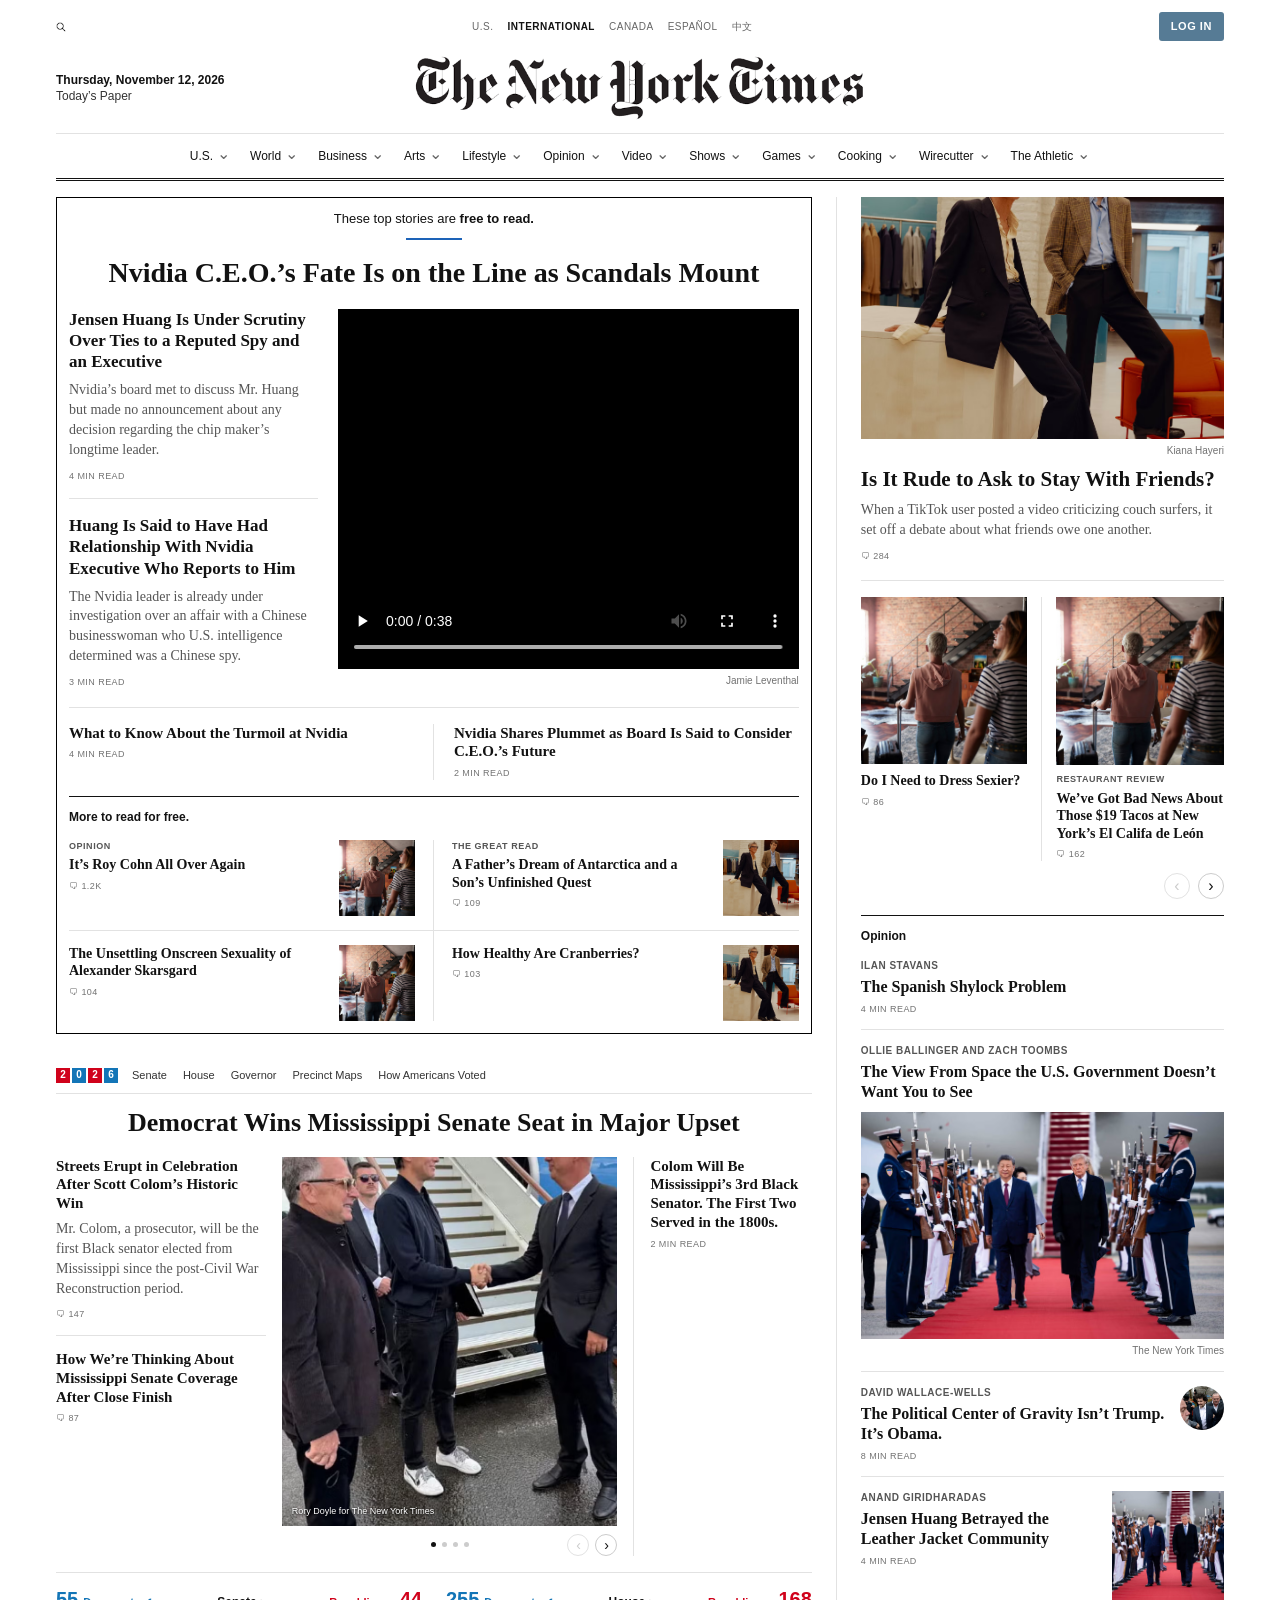
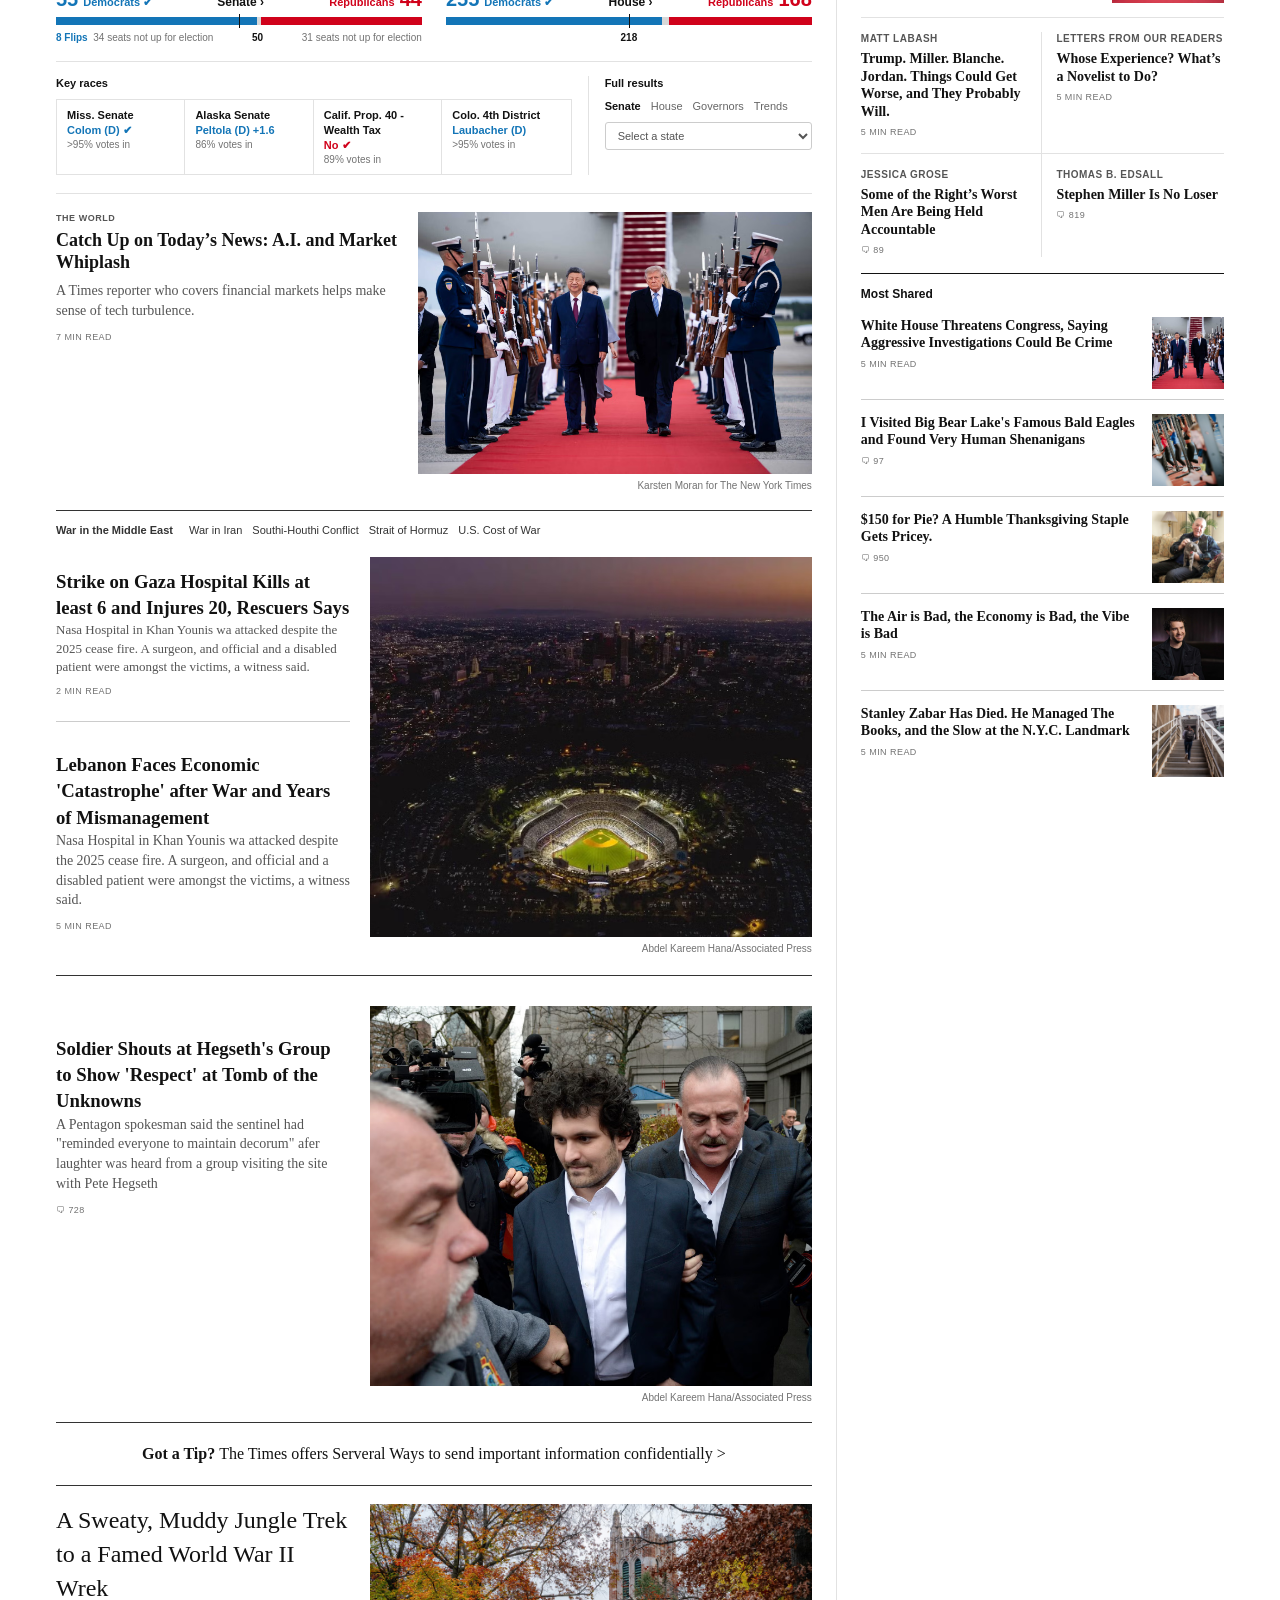
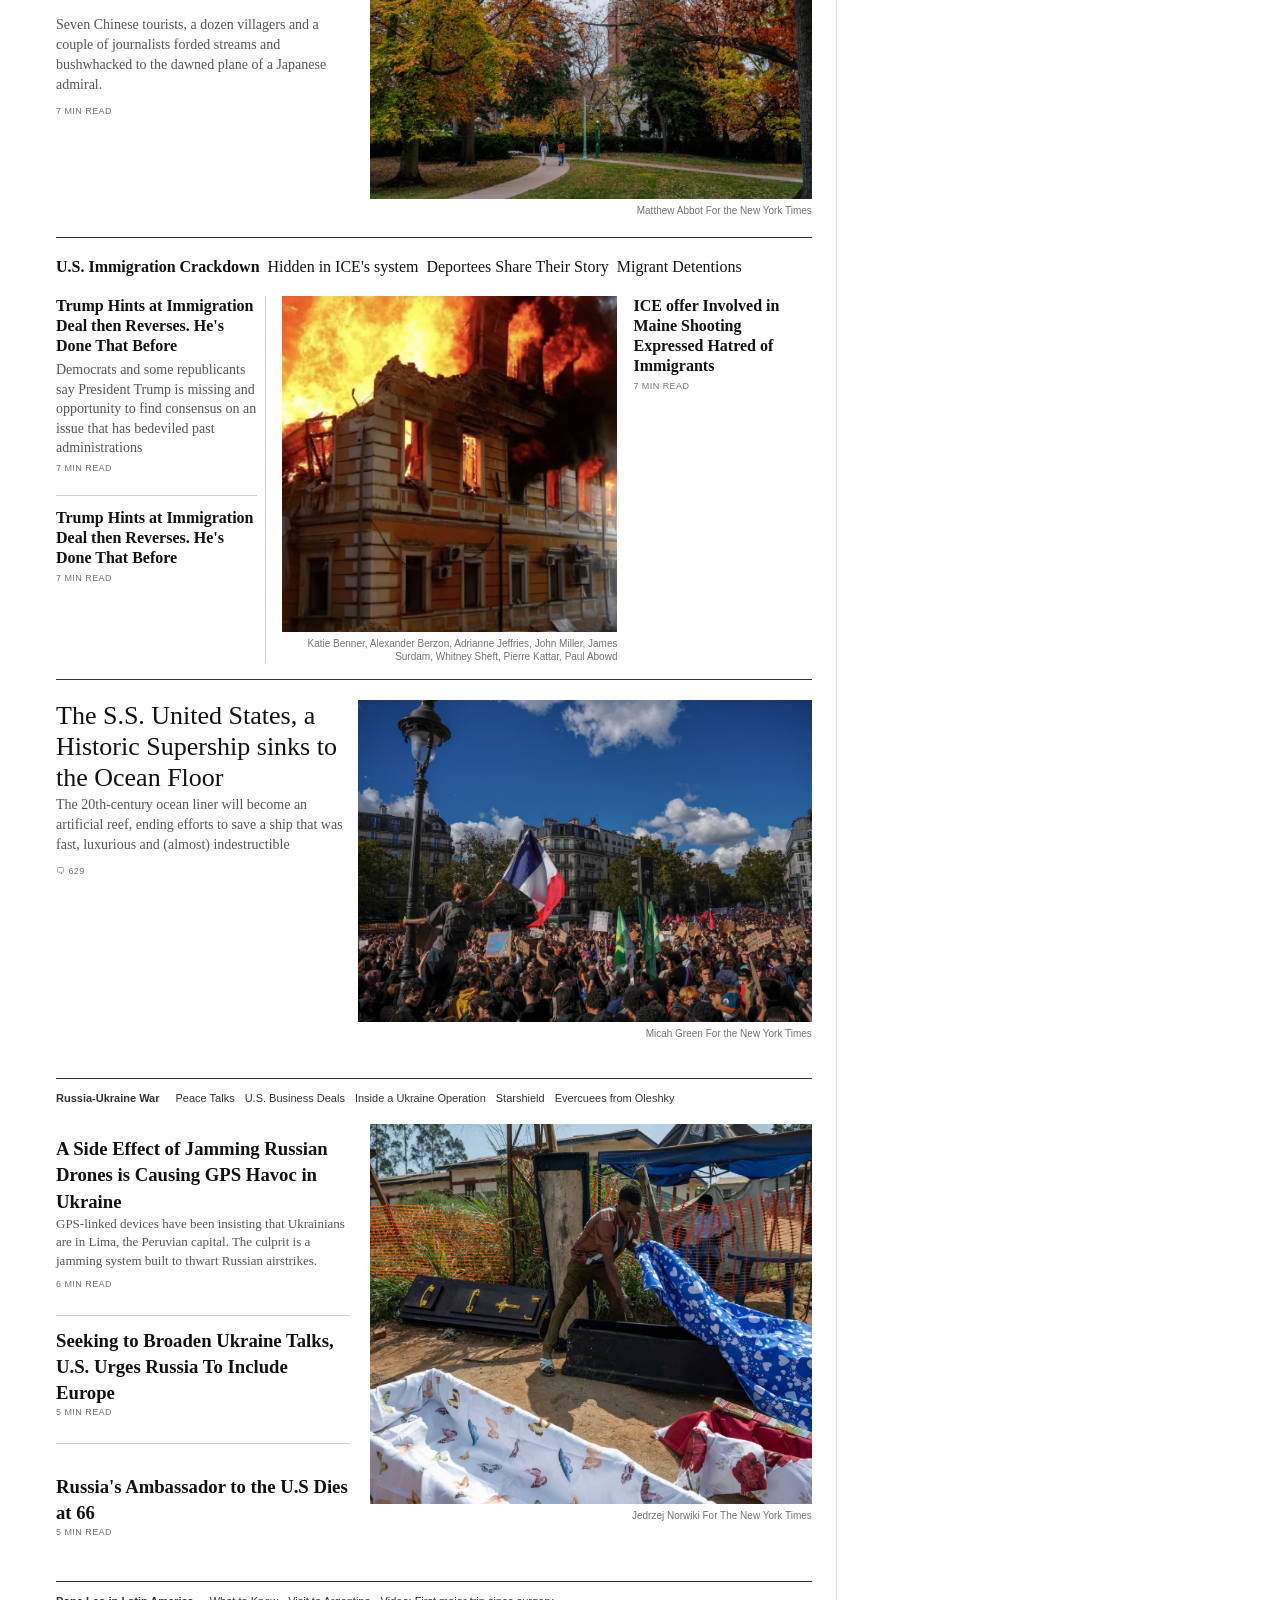
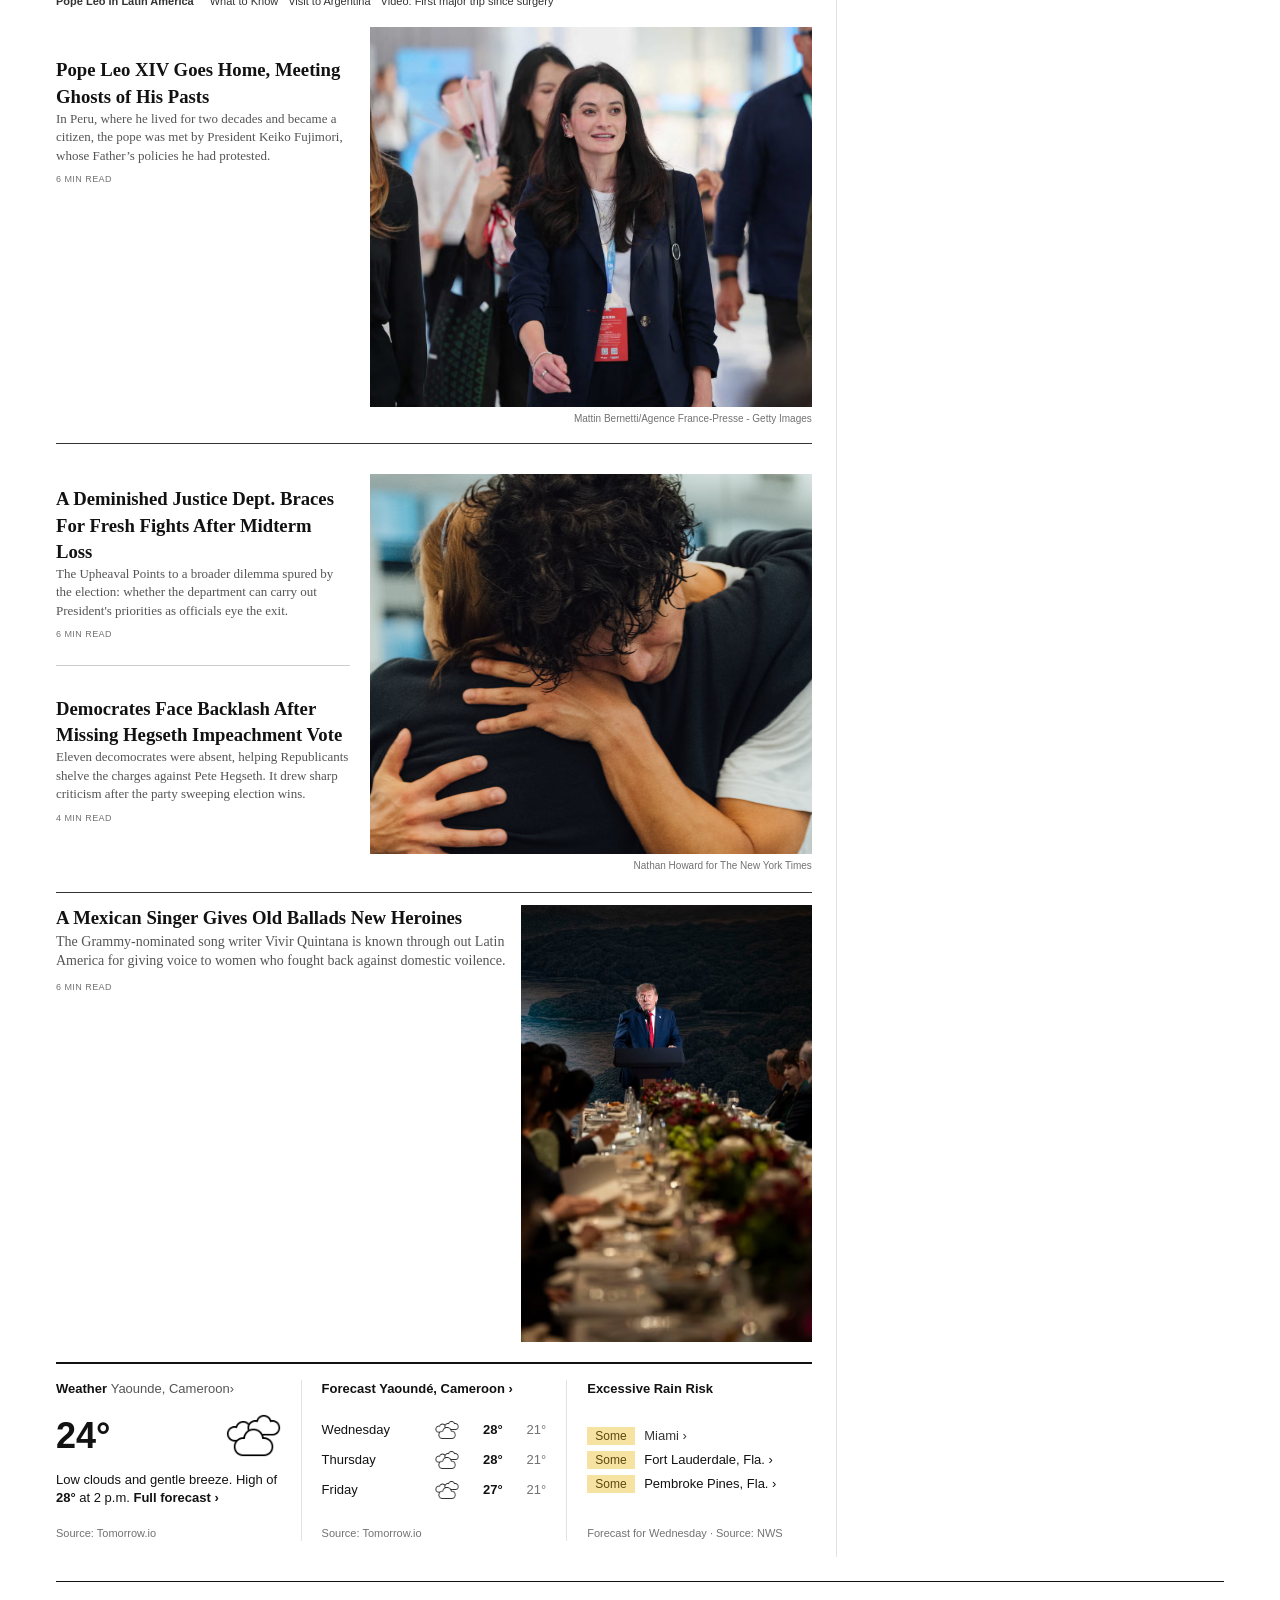
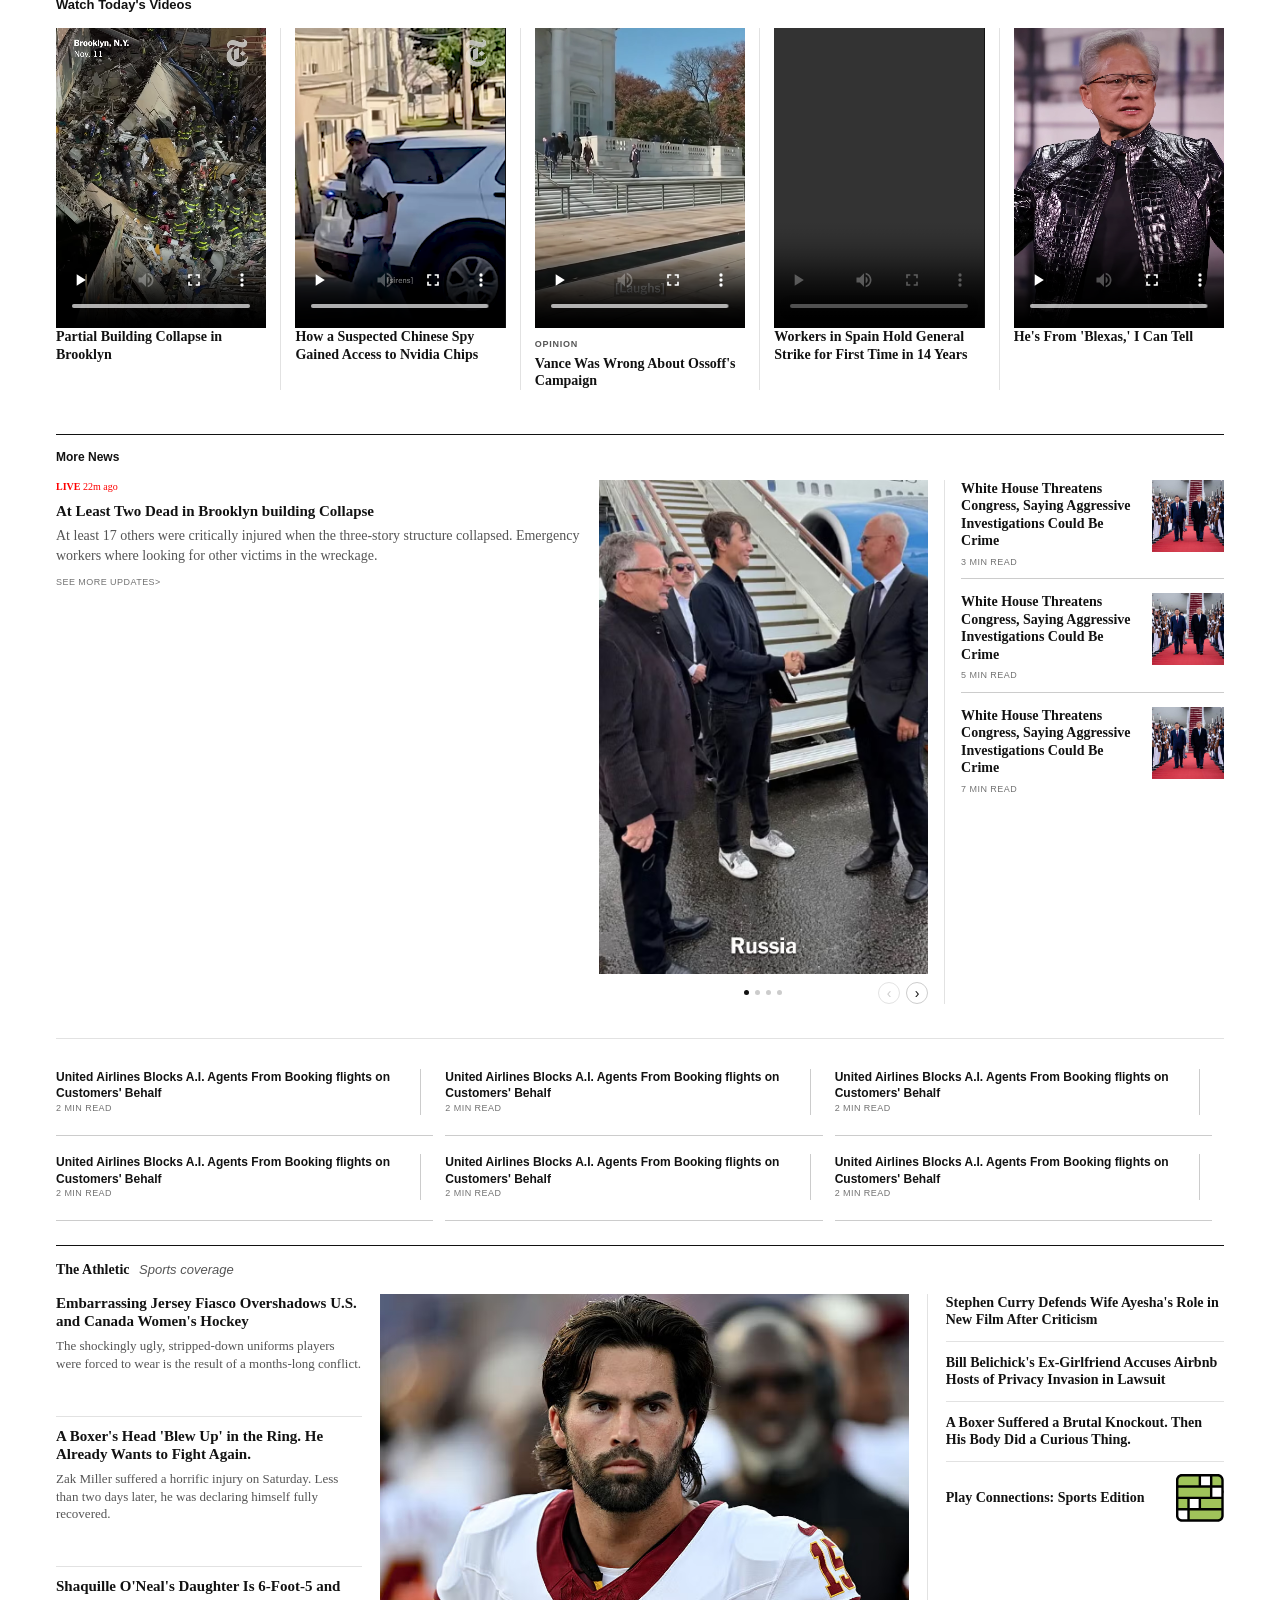
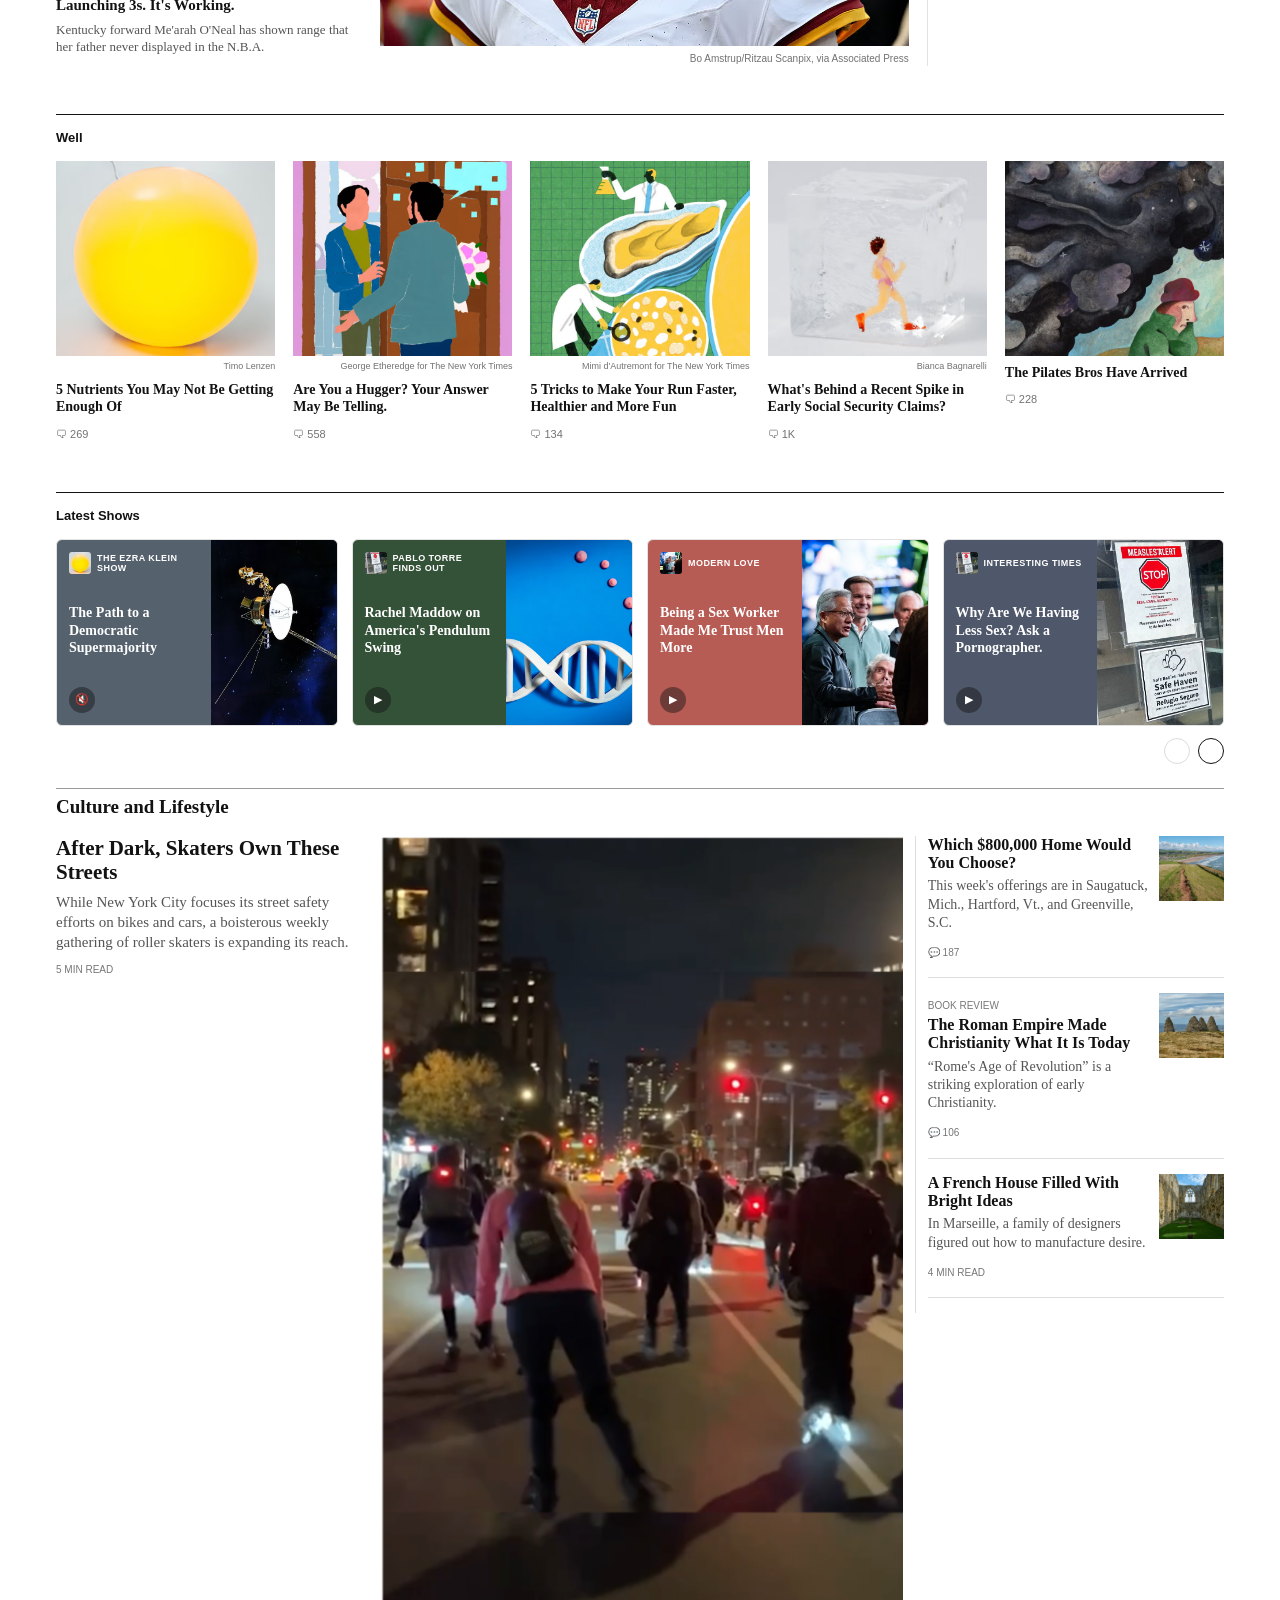
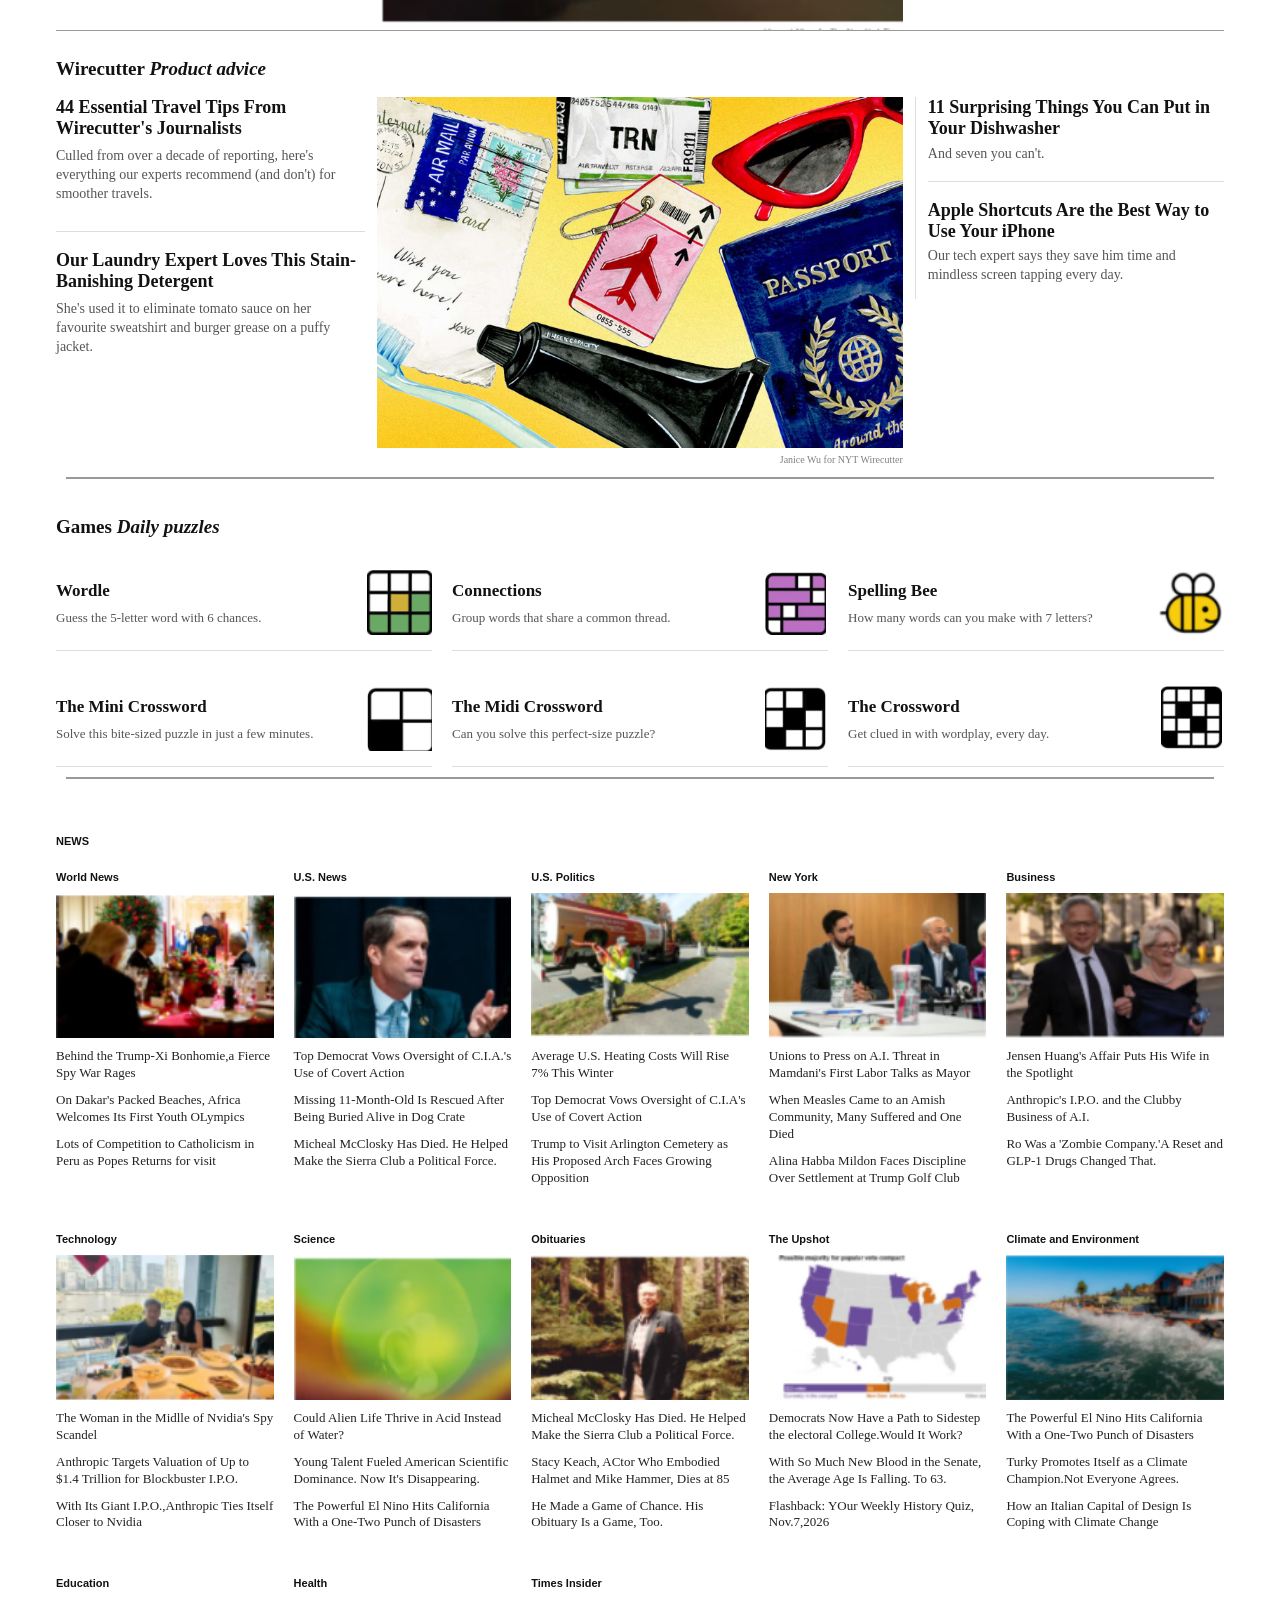
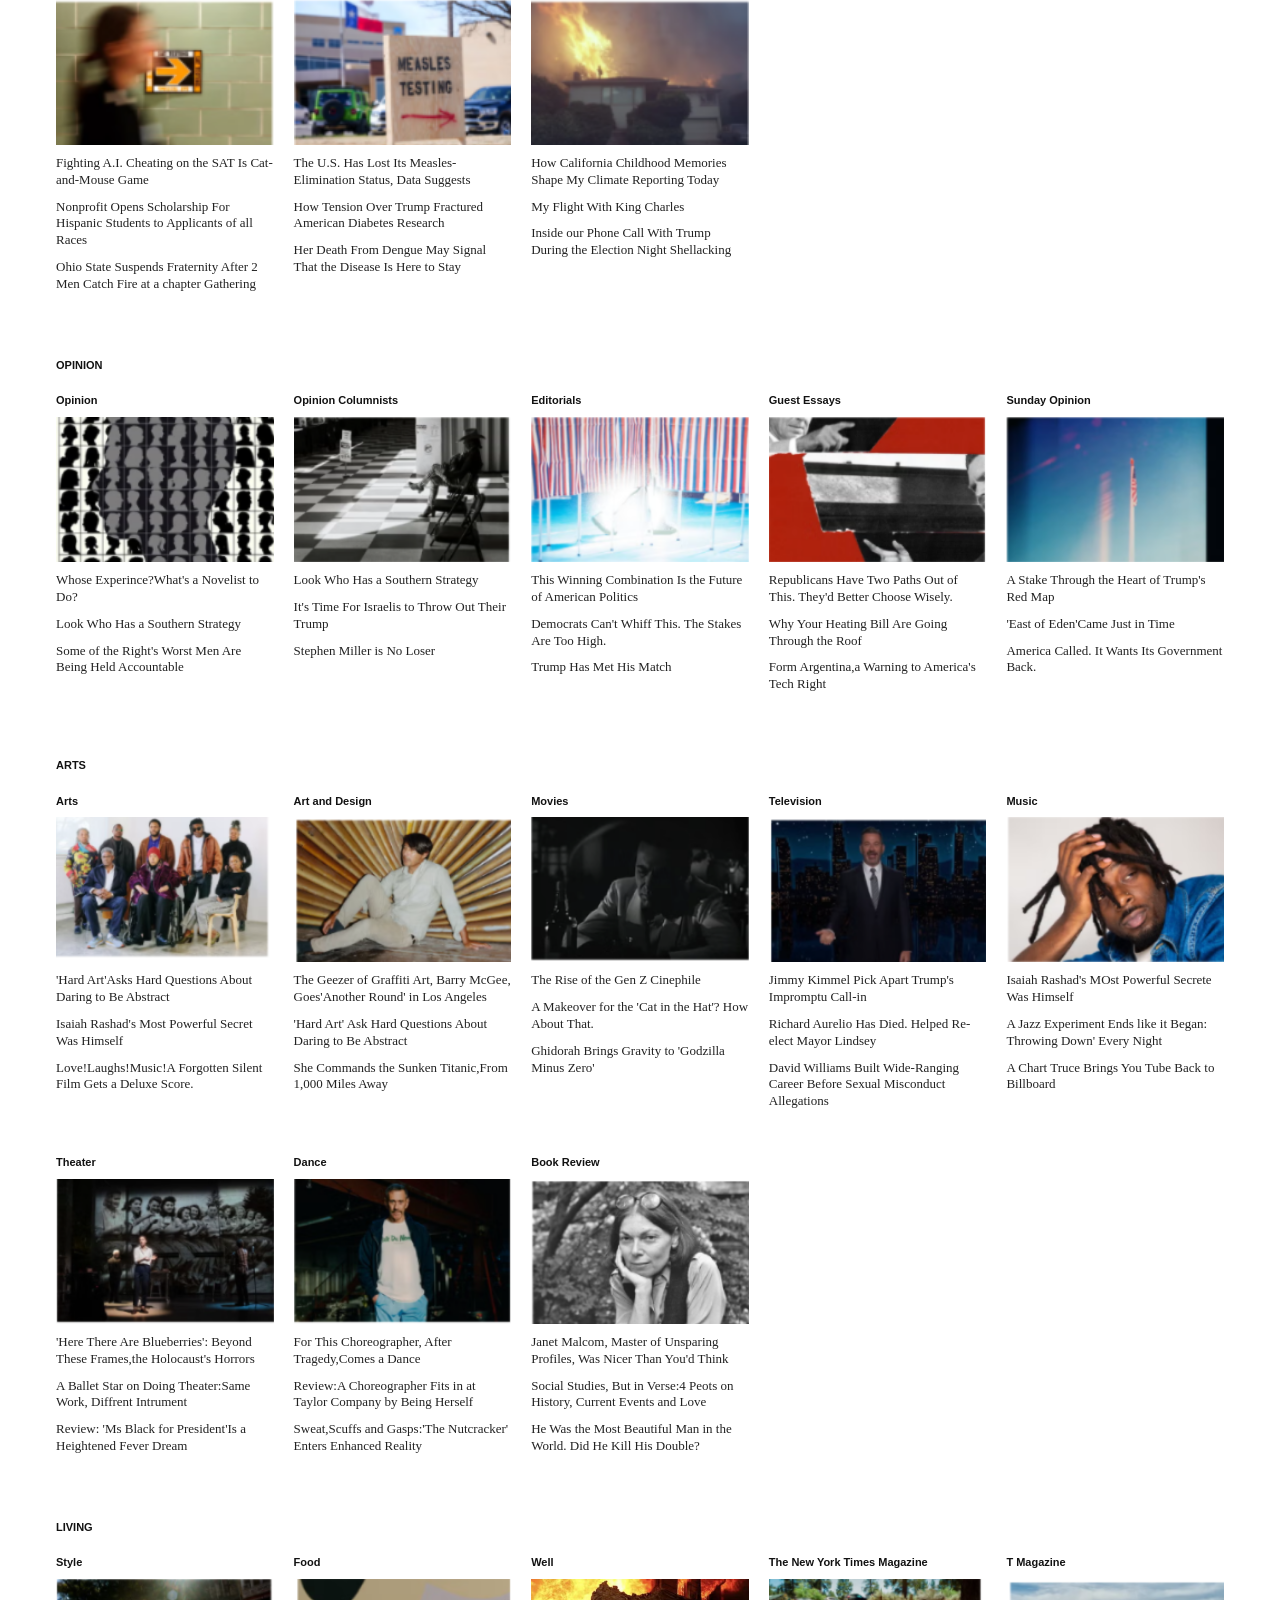
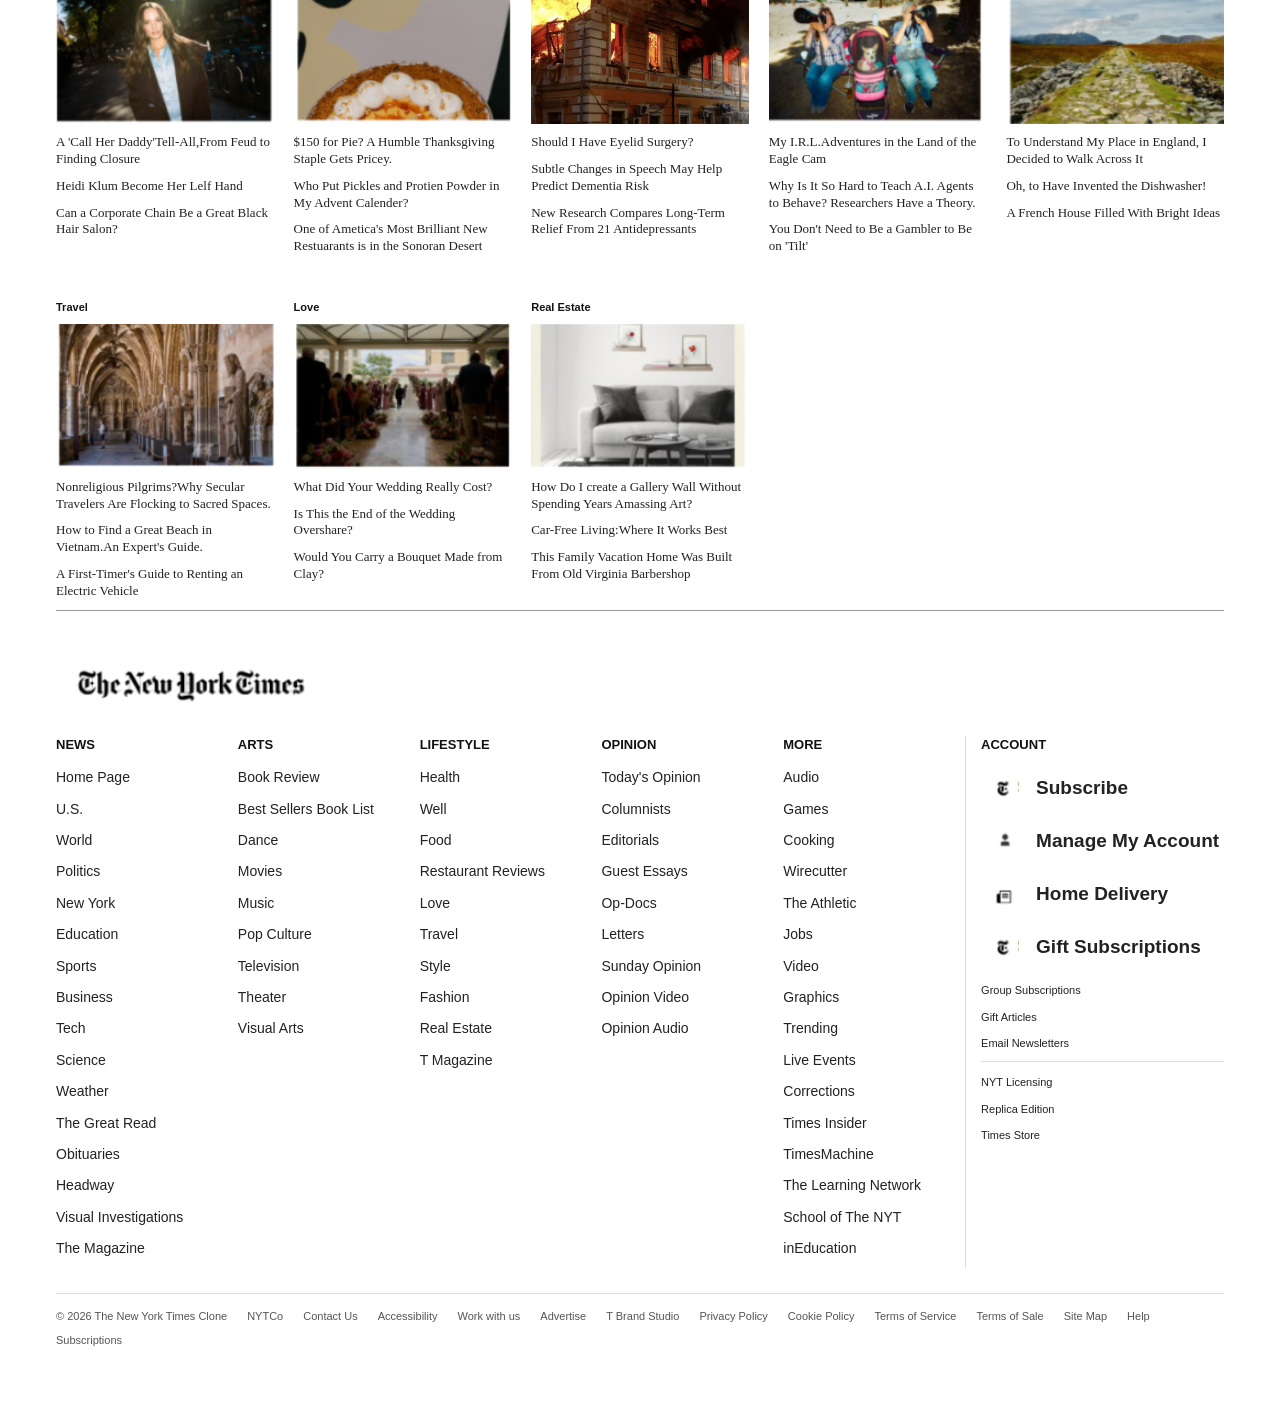
<file: index.html>
<!doctype html>
<html lang="en">
  <head>
    <meta charset="UTF-8" />
    <meta name="viewport" content="width=device-width, initial-scale=1.0" />
    <link rel="preconnect" href="https://fonts.googleapis.com" />
    <link rel="preconnect" href="https://fonts.gstatic.com" crossorigin />
    <link
      href="https://fonts.googleapis.com/css2?family=Libre+Franklin:wght@400;500;600;700&family=Playfair+Display:ital,wght@0,600;0,700;1,600&family=UnifrakturMaguntia&display=swap"
    />

    <title>The New York Times</title>
    <link rel="stylesheet" href="css/main.css" />
  </head>
  <body>
    <div class="page-wrapper">
      <!-- HEADER -->
      <header class="site-header">
        <div class="top-bar">
          <button type="button" class="search-btn" aria-label="Search">
            <img class="search-icon" src="assets/icons/search.png" alt="" />
          </button>

          <ul class="edition-list">
            <li><a href="#">U.S.</a></li>
            <li><a href="#" class="is-active">INTERNATIONAL</a></li>
            <li><a href="#">CANADA</a></li>
            <li><a href="#">ESPAÑOL</a></li>
            <li><a href="#">中文</a></li>
          </ul>

          <a href="#" class="login-btn">LOG IN</a>
        </div>

        <div class="masthead-bar">
          <div class="date-box">
            <p class="date-text">Thursday, November 12, 2026</p>
            <a href="#" class="paper-link">Today’s Paper</a>
          </div>

          <div class="masthead-title">
            <img src="assets/images/logo.png" alt="" />
          </div>

          <div class="masthead-spacer"></div>
        </div>

        <nav class="main-nav" aria-label="Primary Navigation">
          <ul class="nav-list">
            <li>
              <a href="#">U.S. <span class="chevron">&#8964;</span></a>
            </li>
            <li>
              <a href="#">World <span class="chevron">&#8964;</span></a>
            </li>
            <li>
              <a href="#">Business <span class="chevron">&#8964;</span></a>
            </li>
            <li>
              <a href="#">Arts <span class="chevron">&#8964;</span></a>
            </li>
            <li>
              <a href="#">Lifestyle <span class="chevron">&#8964;</span></a>
            </li>
            <li>
              <a href="#">Opinion <span class="chevron">&#8964;</span></a>
            </li>
            <li>
              <a href="#">Video <span class="chevron">&#8964;</span></a>
            </li>
            <li>
              <a href="#">Shows <span class="chevron">&#8964;</span></a>
            </li>
            <li>
              <a href="#">Games <span class="chevron">&#8964;</span></a>
            </li>
            <li>
              <a href="#">Cooking <span class="chevron">&#8964;</span></a>
            </li>
            <li>
              <a href="#">Wirecutter <span class="chevron">&#8964;</span></a>
            </li>
            <li>
              <a href="#">The Athletic <span class="chevron">&#8964;</span></a>
            </li>
          </ul>
        </nav>
      </header>

      <!-- MAIN TWO-COLUMN LAYOUT -->
      <main class="main-grid">
        <!-- LEFT COLUMN -->
        <section class="left-column">
          <div class="main-square-border">
            <p class="free-banner">
              These top stories are <strong>free to read.</strong>
            </p>

            <h2 class="lead-headline">
              <a href="#"
                >Nvidia C.E.O.’s Fate Is on the Line as Scandals Mount</a
              >
            </h2>

            <!-- Middle Split: 2 Stacked Articles + Video -->
            <div class="lead-middle">
              <div class="lead-articles">
                <article class="lead-story">
                  <h3>
                    <a href="#"
                      >Jensen Huang Is Under Scrutiny Over Ties to a Reputed Spy
                      and an Executive</a
                    >
                  </h3>
                  <p class="summary">
                    Nvidia’s board met to discuss Mr. Huang but made no
                    announcement about any decision regarding the chip maker’s
                    longtime leader.
                  </p>
                  <span class="meta-label">4 MIN READ</span>
                </article>

                <article class="lead-story">
                  <h3>
                    <a href="#"
                      >Huang Is Said to Have Had Relationship With Nvidia
                      Executive Who Reports to Him</a
                    >
                  </h3>
                  <p class="summary">
                    The Nvidia leader is already under investigation over an
                    affair with a Chinese businesswoman who U.S. intelligence
                    determined was a Chinese spy.
                  </p>
                  <span class="meta-label">3 MIN READ</span>
                </article>
              </div>

              <figure class="lead-media">
                <div class="video-frame">
                  <video
                    class="lead-video"
                    controls
                    poster="assets/videos/vid1.mp4"
                  >
                    <source src="assets/videos/vid1.mp4" type="video/mp4" />
                  </video>
                </div>
                <figcaption class="photo-credit">Jamie Leventhal</figcaption>
              </figure>
            </div>

            <!-- Bottom 2-Column Headline Row -->
            <div class="lead-bottom">
              <article class="bottom-story">
                <h3>
                  <a href="#">What to Know About the Turmoil at Nvidia</a>
                </h3>
                <span class="meta-label">4 MIN READ</span>
              </article>

              <article class="bottom-story">
                <h3>
                  <a href="#"
                    >Nvidia Shares Plummet as Board Is Said to Consider C.E.O.’s
                    Future</a
                  >
                </h3>
                <span class="meta-label">2 MIN READ</span>
              </article>
            </div>

            <!-- "More to read for free." 2x2 Grid -->
            <section class="more-free">
              <h3 class="section-label">More to read for free.</h3>

              <div class="more-free-grid">
                <article class="free-card">
                  <div class="free-card-body">
                    <span class="kicker">OPINION</span>
                    <h4><a href="#">It’s Roy Cohn All Over Again</a></h4>
                    <span class="meta-label">&#128488; 1.2K</span>
                  </div>
                  <img
                    src="assets/images/img1.avif"
                    alt="Portrait in dark lighting"
                    class="free-thumb"
                  />
                </article>

                <article class="free-card">
                  <div class="free-card-body">
                    <span class="kicker">THE GREAT READ</span>
                    <h4>
                      <a href="#"
                        >A Father’s Dream of Antarctica and a Son’s Unfinished
                        Quest</a
                      >
                    </h4>
                    <span class="meta-label">&#128488; 109</span>
                  </div>
                  <img
                    src="assets/images/img2.avif"
                    alt="Snowy mountain landscape"
                    class="free-thumb"
                  />
                </article>

                <article class="free-card">
                  <div class="free-card-body">
                    <h4>
                      <a href="#"
                        >The Unsettling Onscreen Sexuality of Alexander
                        Skarsgard</a
                      >
                    </h4>
                    <span class="meta-label">&#128488; 104</span>
                  </div>
                  <img
                    src="assets/images/img1.avif"
                    alt="Actor seated in red lighting"
                    class="free-thumb"
                  />
                </article>

                <article class="free-card">
                  <div class="free-card-body">
                    <h4><a href="#">How Healthy Are Cranberries?</a></h4>
                    <span class="meta-label">&#128488; 103</span>
                  </div>
                  <img
                    src="assets/images/img2.avif"
                    alt="Fresh cranberries on a surface"
                    class="free-thumb"
                  />
                </article>
              </div>
            </section>
          </div>

          <!-- 2026 ELECTION RESULTS SECTION -->
          <section class="election-section">
            <div class="election-top-bar">
              <div class="year-badge" aria-label="2026">
                <span class="year-box is-red">2</span>
                <span class="year-box is-blue">0</span>
                <span class="year-box is-red">2</span>
                <span class="year-box is-blue">6</span>
              </div>

              <ul class="election-nav">
                <li><a href="#">Senate</a></li>
                <li><a href="#">House</a></li>
                <li><a href="#">Governor</a></li>
                <li><a href="#">Precinct Maps</a></li>
                <li><a href="#">How Americans Voted</a></li>
              </ul>
            </div>

            <h2 class="election-headline">
              <a href="#"
                >Democrat Wins Mississippi Senate Seat in Major Upset</a
              >
            </h2>

            <!-- 3-Column Feature Split -->
            <div class="election-hero">
              <div class="election-left">
                <article class="election-story">
                  <h3>
                    <a href="#"
                      >Streets Erupt in Celebration After Scott Colom’s Historic
                      Win</a
                    >
                  </h3>
                  <p class="summary">
                    Mr. Colom, a prosecutor, will be the first Black senator
                    elected from Mississippi since the post-Civil War
                    Reconstruction period.
                  </p>
                  <span class="meta-label">&#128488; 147</span>
                </article>

                <article class="election-story">
                  <h3>
                    <a href="#"
                      >How We’re Thinking About Mississippi Senate Coverage
                      After Close Finish</a
                    >
                  </h3>
                  <span class="meta-label">&#128488; 87</span>
                </article>
              </div>

              <figure class="election-media">
                <div class="election-photo-wrap">
                  <img
                    src="assets/images/img5.avif"
                    alt="Supporter holding a Colom Senate sign"
                  />
                  <span class="photo-overlay-credit"
                    >Rory Doyle for The New York Times</span
                  >
                </div>

                <div class="photo-dots-bar">
                  <div class="dots-spacer"></div>
                  <div class="dots-list">
                    <span class="dot is-active"></span>
                    <span class="dot"></span>
                    <span class="dot"></span>
                    <span class="dot"></span>
                  </div>
                  <div class="dots-arrows">
                    <button
                      type="button"
                      class="mini-btn is-disabled"
                      aria-label="Previous photo"
                    >
                      &#8249;
                    </button>
                    <button
                      type="button"
                      class="mini-btn"
                      aria-label="Next photo"
                    >
                      &#8250;
                    </button>
                  </div>
                </div>
              </figure>

              <div class="election-right">
                <article class="election-story">
                  <h3>
                    <a href="#"
                      >Colom Will Be Mississippi’s 3rd Black Senator. The First
                      Two Served in the 1800s.</a
                    >
                  </h3>
                  <span class="meta-label">2 MIN READ</span>
                </article>
              </div>
            </div>

            <!-- Balance of Power: Senate & House -->
            <div class="power-grid">
              <!-- Senate -->
              <div class="chamber-box">
                <div class="chamber-header">
                  <div class="party-count is-dem">
                    <span class="count-num">55</span>
                    <span class="party-label">Democrats &#10004;</span>
                  </div>
                  <span class="chamber-title">Senate &#8250;</span>
                  <div class="party-count is-rep">
                    <span class="party-label">Republicans</span>
                    <span class="count-num">44</span>
                  </div>
                </div>

                <div class="power-bar">
                  <div class="bar-dem" style="width: 55%"></div>
                  <div class="bar-uncalled" style="width: 1%"></div>
                  <div class="bar-rep" style="width: 44%"></div>
                  <span class="majority-tick"></span>
                </div>

                <div class="chamber-footer">
                  <span class="flips-text"
                    >8 Flips &nbsp;<span class="muted-note"
                      >34 seats not up for election</span
                    ></span
                  >
                  <span class="majority-num">50</span>
                  <span class="muted-note">31 seats not up for election</span>
                </div>
              </div>

              <!-- House -->
              <div class="chamber-box">
                <div class="chamber-header">
                  <div class="party-count is-dem">
                    <span class="count-num">255</span>
                    <span class="party-label">Democrats &#10004;</span>
                  </div>
                  <span class="chamber-title">House &#8250;</span>
                  <div class="party-count is-rep">
                    <span class="party-label">Republicans</span>
                    <span class="count-num">168</span>
                  </div>
                </div>

                <div class="power-bar">
                  <div class="bar-dem" style="width: 59%"></div>
                  <div class="bar-uncalled" style="width: 2%"></div>
                  <div class="bar-rep" style="width: 39%"></div>
                  <span class="majority-tick"></span>
                </div>

                <div class="chamber-footer is-centered">
                  <span class="majority-num">218</span>
                </div>
              </div>
            </div>

            <!-- Key Races & Full Results -->
            <div class="races-row">
              <div class="key-races">
                <h4 class="races-heading">Key races</h4>
                <div class="races-cards">
                  <a href="#" class="race-card">
                    <strong class="race-name">Miss. Senate</strong>
                    <span class="race-winner is-dem">Colom (D) &#10004;</span>
                    <span class="race-pct">&gt;95% votes in</span>
                  </a>

                  <a href="#" class="race-card">
                    <strong class="race-name">Alaska Senate</strong>
                    <span class="race-winner is-dem">Peltola (D) +1.6</span>
                    <span class="race-pct">86% votes in</span>
                  </a>

                  <a href="#" class="race-card">
                    <strong class="race-name"
                      >Calif. Prop. 40 - Wealth Tax</strong
                    >
                    <span class="race-winner is-rep">No &#10004;</span>
                    <span class="race-pct">89% votes in</span>
                  </a>

                  <a href="#" class="race-card">
                    <strong class="race-name">Colo. 4th District</strong>
                    <span class="race-winner is-dem">Laubacher (D)</span>
                    <span class="race-pct">&gt;95% votes in</span>
                  </a>
                </div>
              </div>

              <div class="full-results">
                <h4 class="races-heading">Full results</h4>
                <ul class="results-tabs">
                  <li><a href="#" class="is-active">Senate</a></li>
                  <li><a href="#">House</a></li>
                  <li><a href="#">Governors</a></li>
                  <li><a href="#">Trends</a></li>
                </ul>
                <select class="state-select" aria-label="Select a state">
                  <option value="">Select a state</option>
                  <option value="ms">Mississippi</option>
                  <option value="ak">Alaska</option>
                  <option value="ca">California</option>
                  <option value="co">Colorado</option>
                </select>
              </div>
            </div>
          </section>

          <!-- BOTTOM WORLD FEATURE STORY -->
          <section class="world-feature">
            <div class="world-text">
              <span class="kicker">THE WORLD</span>
              <h3>
                <a href="#"
                  >Catch Up on Today’s News: A.I. and Market Whiplash</a
                >
              </h3>
              <p class="summary">
                A Times reporter who covers financial markets helps make sense
                of tech turbulence.
              </p>
              <span class="meta-label">7 MIN READ</span>
            </div>

            <figure class="world-media">
              <img
                src="assets/images/img4.avif"
                alt="New York Stock Exchange trading floor"
              />
              <figcaption class="photo-credit">
                Karsten Moran for The New York Times
              </figcaption>
            </figure>
          </section>

          <!-- WAR IN THE MIDDLE EAST SECTION -->
          <section class="war-middle-east">
            <div class="war-east-nav">
              <span class="war-east"
                ><strong>War in the Middle East</strong></span
              >
              <ul>
                <li><a href="#">War in Iran</a></li>
                <li><a href="#">Southi-Houthi Conflict</a></li>
                <li><a href="#">Strait of Hormuz</a></li>
                <li><a href="#">U.S. Cost of War</a></li>
              </ul>
            </div>

            <div class="war-main-container">
              <div class="war-text">
                <article class="war-article">
                  <h3>
                    Strike on Gaza Hospital Kills at least 6 and Injures 20,
                    Rescuers Says
                  </h3>
                  <p class="text-summary">
                    Nasa Hospital in Khan Younis wa attacked despite the 2025
                    cease fire. A surgeon, and official and a disabled patient
                    were amongst the victims, a witness said.
                  </p>
                  <span class="meta-label">2 MIN READ</span>
                </article>

                <article class="war-article">
                  <h3>
                    Lebanon Faces Economic 'Catastrophe' after War and Years of
                    Mismanagement
                  </h3>
                  <p class="summary">
                    Nasa Hospital in Khan Younis wa attacked despite the 2025
                    cease fire. A surgeon, and official and a disabled patient
                    were amongst the victims, a witness said.
                  </p>
                  <span class="meta-label">5 MIN READ</span>
                </article>
              </div>
              <figure class="war-media">
                <img
                  src="assets/images/war1.avif"
                  alt="Strike on Gaza hospital"
                />
                <figcaption class="photo-credit">
                  Abdel Kareem Hana/Associated Press
                </figcaption>
              </figure>
            </div>
          </section>

          <section class="war-middle-east war-last-line">
            <div class="war-main-container">
              <div class="war-text">
                <article class="war-article">
                  <h3>
                    Soldier Shouts at Hegseth's Group to Show 'Respect' at Tomb
                    of the Unknowns
                  </h3>
                  <p class="summary">
                    A Pentagon spokesman said the sentinel had "reminded
                    everyone to maintain decorum" afer laughter was heard from a
                    group visiting the site with Pete Hegseth
                  </p>
                  <span class="meta-label">&#128488; 728</span>
                </article>
              </div>
              <figure class="war-war-media">
                <img
                  src="assets/images/war2.avif"
                  alt="Strike on Gaza hospital"
                />
                <figcaption class="photo-credit">
                  Abdel Kareem Hana/Associated Press
                </figcaption>
              </figure>
            </div>
          </section>

          <!-- Got a tip section -->
          <section class="got-tip">
            <p>
              <strong>Got a Tip? </strong>The Times offers Serveral Ways to send
              important information confidentially &gt;
            </p>
          </section>

          <div class="main-tip">
            <article class="tip-article">
              <h3>A Sweaty, Muddy Jungle Trek to a Famed World War II Wrek</h3>
              <p class="summary">
                Seven Chinese tourists, a dozen villagers and a couple of
                journalists forded streams and bushwhacked to the dawned plane
                of a Japanese admiral.
              </p>
              <span class="meta-label">7 MIN READ</span>
            </article>

            <figure class="got-tip-meia">
              <img src="assets/images/jung1.avif" alt="A sweaty jungle" />
              <figcaption class="photo-credit">
                Matthew Abbot For the New York Times
              </figcaption>
            </figure>
          </div>

          <!-- U.S. Immigration Crackdown section -->
          <section class="immgrattion">
            <div class="imm-crackdown">
              <span class="crackdown-nav"
                ><strong>U.S. Immigration Crackdown</strong></span
              >
              <ul>
                <li><a href="#">Hidden in ICE's system</a></li>
                <li><a href="#">Deportees Share Their Story</a></li>
                <li><a href="#">Migrant Detentions</a></li>
              </ul>
            </div>

            <div class="main-crackdown">
              <div class="left-crack">
                <article class="crack-story">
                  <a
                    ><h3>
                      Trump Hints at Immigration Deal then Reverses. He's Done
                      That Before
                    </h3></a
                  >
                  <p>
                    Democrats and some republicants say President Trump is
                    missing and opportunity to find consensus on an issue that
                    has bedeviled past administrations
                  </p>
                  <span class="meta-label">7 MIN READ</span>
                </article>
                <article class="crack-story">
                  <a
                    ><h3>
                      Trump Hints at Immigration Deal then Reverses. He's Done
                      That Before
                    </h3></a
                  >
                  <span class="meta-label">7 MIN READ</span>
                </article>
              </div>

              <figure class="crack-media">
                <img src="assets/images/crack.avif" alt="" />
                <figcaption class="photo-credit">
                  Katie Benner, Alexander Berzon, Adrianne Jeffries, John
                  Miller, James Surdam, Whitney Sheft, Pierre Kattar, Paul Abowd
                </figcaption>
              </figure>
              <div class="right-crak">
                <article class="crack-story">
                  <a href=""
                    ><h3>
                      ICE offer Involved in Maine Shooting Expressed Hatred of
                      Immigrants
                    </h3></a
                  >
                  <span class="meta-label">7 MIN READ</span>
                </article>
              </div>
            </div>
          </section>

          <!-- the S.S  United states section -->
          <section class="historic-supership">
            <div class="history-tip">
              <article class="history-text">
                <h3>
                  <a href=""
                    >The S.S. United States, a Historic Supership sinks to the
                    Ocean Floor</a
                  >
                </h3>
                <p class="summary">
                  The 20th-century ocean liner will become an artificial reef,
                  ending efforts to save a ship that was fast, luxurious and
                  (almost) indestructible
                </p>
                <span class="meta-label">&#128488; 629</span>
              </article>

              <figure class="history-meia">
                <img src="assets/images/us.avif" alt="A sweaty jungle" />
                <figcaption class="photo-credit">
                  Micah Green For the New York Times
                </figcaption>
              </figure>
            </div>
          </section>

          <!-- russia ukraine war -->
          <section class="war-middle-east">
            <div class="war-east-nav">
              <span class="war-east"><strong>Russia-Ukraine War</strong></span>
              <ul>
                <li><a href="#">Peace Talks</a></li>
                <li><a href="#">U.S. Business Deals</a></li>
                <li><a href="#">Inside a Ukraine Operation</a></li>
                <li><a href="#">Starshield</a></li>
                <li><a href="#">Evercuees from Oleshky</a></li>
              </ul>
            </div>

            <div class="war-main-container">
              <div class="war-text">
                <article class="war-article">
                  <h3>
                    A Side Effect of Jamming Russian Drones is Causing GPS Havoc
                    in Ukraine
                  </h3>
                  <p class="text-summary">
                    GPS-linked devices have been insisting that Ukrainians are
                    in Lima, the Peruvian capital. The culprit is a jamming
                    system built to thwart Russian airstrikes.
                  </p>
                  <span class="meta-label">6 MIN READ</span>
                </article>

                <article class="war-article">
                  <h3>
                    Seeking to Broaden Ukraine Talks, U.S. Urges Russia To
                    Include Europe
                  </h3>
                  <span class="meta-label">5 MIN READ</span>
                </article>

                <article class="war-article">
                  <h3>Russia's Ambassador to the U.S Dies at 66</h3>
                  <span class="meta-label">5 MIN READ</span>
                </article>
              </div>
              <figure class="war-media">
                <img
                  src="assets/images/rus.avif"
                  alt="Strike on Gaza hospital"
                />
                <figcaption class="photo-credit">
                  Jedrzej Norwiki For The New York Times
                </figcaption>
              </figure>
            </div>
          </section>

          <!-- Pope leo In latin America -->
          <section class="war-middle-east">
            <div class="war-east-nav">
              <span class="war-east"
                ><strong>Pope Leo in Latin America</strong></span
              >
              <ul>
                <li><a href="#">What to Know</a></li>
                <li><a href="#">Visit to Argentina</a></li>
                <li><a href="#">Video: First major trip since surgery</a></li>
              </ul>
            </div>

            <div class="war-main-container">
              <div class="war-text">
                <article class="war-article">
                  <h3>Pope Leo XIV Goes Home, Meeting Ghosts of His Pasts</h3>
                  <p class="text-summary">
                    In Peru, where he lived for two decades and became a
                    citizen, the pope was met by President Keiko Fujimori, whose
                    Father’s policies he had protested.
                  </p>
                  <span class="meta-label">6 MIN READ</span>
                </article>
              </div>
              <figure class="war-media">
                <img
                  src="assets/images/po.avif"
                  alt="Strike on Gaza hospital"
                />
                <figcaption class="photo-credit">
                  Mattin Bernetti/Agence France-Presse - Getty Images
                </figcaption>
              </figure>
            </div>
          </section>

          <!-- A Diminished Justice Dept -->
          <section class="war-middle-east">
            <div class="war-main-container">
              <div class="war-text">
                <article class="war-article">
                  <h3>
                    A Deminished Justice Dept. Braces For Fresh Fights After
                    Midterm Loss
                  </h3>
                  <p class="text-summary">
                    The Upheaval Points to a broader dilemma spured by the
                    election: whether the department can carry out President's
                    priorities as officials eye the exit.
                  </p>
                  <span class="meta-label">6 MIN READ</span>
                </article>

                <article class="war-article">
                  <h3>
                    Democrates Face Backlash After Missing Hegseth Impeachment
                    Vote
                  </h3>
                  <p class="text-summary">
                    Eleven decomocrates were absent, helping Republicants shelve
                    the charges against Pete Hegseth. It drew sharp criticism
                    after the party sweeping election wins.
                  </p>
                  <span class="meta-label">4 MIN READ</span>
                </article>
              </div>
              <figure class="war-media">
                <img
                  src="assets/images/justice.avif"
                  alt="Strike on Gaza hospital"
                />
                <figcaption class="photo-credit">
                  Nathan Howard for The New York Times
                </figcaption>
              </figure>
            </div>
          </section>

          <!-- An old mexican singer section -->
          <section class="mexican-singer">
            <div class="mex-text">
              <h3>
                <a href="#">A Mexican Singer Gives Old Ballads New Heroines</a>
              </h3>
              <p class="summary">
                The Grammy-nominated song writer Vivir Quintana is known through
                out Latin America for giving voice to women who fought back
                against domestic voilence.
              </p>
              <span class="meta-label">6 MIN READ</span>
            </div>

            <figure class="mex-media">
              <img
                src="assets/images/mexsing.avif"
                alt="New York Stock Exchange trading floor"
              />
            </figure>
          </section>

          <!-- the weather section -->
          <section class="weather-box">
            <!-- column one: current weather -->
            <div class="weather-card">
              <h3 class="weather-heading">
                Weather
                <a href="#weather-now" class="weather-loc"
                  >Yaounde, Cameroon›
                </a>
              </h3>
              <div class="temp-row">
                <span class="big-temp">24&deg;</span>
                <img
                  src="assets/icons/cloud.png"
                  class="cloud-big"
                  alt="Cloudy sky in younde"
                />
              </div>
              <p class="weather-desc">
                Low clouds and gentle breeze. High of <strong>28°</strong> at 2
                p.m.
                <a href="#full-forcast" class="forcast-link">Full forecast ›</a>
              </p>

              <span class="source-note">Source: Tomorrow.io</span>
            </div>

            <!-- Column 2: 3-Day Forecast -->
            <div class="weather-card side-border">
              <h3 class="weather-heading">
                Forecast <a href="#">Yaoundé, Cameroon ›</a>
              </h3>

              <div class="day-list">
                <div class="day-row">
                  <span class="day-label">Wednesday</span>
                  <img
                    src="assets/icons/cloud.png"
                    alt="Wednesday clouds"
                    class="cloud-small"
                  />
                  <span class="high-temp">28°</span>
                  <span class="low-temp">21°</span>
                </div>

                <div class="day-row">
                  <span class="day-label">Thursday</span>
                  <img
                    src="assets/icons/cloud.png"
                    alt="Thursday clouds"
                    class="cloud-small"
                  />
                  <span class="high-temp">28°</span>
                  <span class="low-temp">21°</span>
                </div>

                <div class="day-row">
                  <span class="day-label">Friday</span>
                  <img
                    src="assets/icons/cloud.png"
                    alt="Friday clouds"
                    class="cloud-small"
                  />
                  <span class="high-temp">27°</span>
                  <span class="low-temp">21°</span>
                </div>
              </div>

              <span class="source-note">Source: Tomorrow.io</span>
            </div>

            <!-- Column 3: Excessive Rain Risk -->
            <div class="weather-card side-border">
              <h3 class="weather-heading">Excessive Rain Risk</h3>

              <div class="rain-list">
                <p class="rain-item">
                  <span class="some-tag">Some</span>
                  <a href="#miami-rain" class="rain-link">Miami ›</a>
                </p>

                <p class="rain-item">
                  <span class="some-tag">Some</span>
                  <a href="#fort-lauderdale-rain">Fort Lauderdale, Fla. ›</a>
                </p>

                <p class="rain-item">
                  <span class="some-tag">Some</span>
                  <a href="#pembroke-pines-rain">Pembroke Pines, Fla. ›</a>
                </p>
              </div>

              <span class="source-note"
                >Forecast for Wednesday · Source: NWS</span
              >
            </div>
          </section>
        </section>

        <!-- RIGHT SIDEBAR COLUMN -->
        <aside class="right-sidebar">
          <article class="sidebar-lead">
            <figure class="sidebar-lead-media">
              <img
                src="assets/images/img2.avif"
                alt="Two people talking in a hallway"
              />
              <figcaption class="photo-credit">Kiana Hayeri</figcaption>
            </figure>
            <h2><a href="#">Is It Rude to Ask to Stay With Friends?</a></h2>
            <p class="summary">
              When a TikTok user posted a video criticizing couch surfers, it
              set off a debate about what friends owe one another.
            </p>
            <span class="meta-label">&#128488; 284</span>
          </article>

          <!-- Two-Column Carousel Sub-grid -->
          <section class="sidebar-carousel">
            <div class="sub-grid">
              <article class="sub-card">
                <a href="#">
                  <img
                    src="assets/images/img1.avif"
                    alt="Two men posing in tailored jackets"
                    class="sub-thumb"
                  />
                  <h3>Do I Need to Dress Sexier?</h3>
                  <span class="meta-label">&#128488; 86</span>
                </a>
              </article>

              <article class="sub-card">
                <a href="#">
                  <img
                    src="assets/images/img1.avif"
                    alt="Plate of steak tacos with lime"
                    class="sub-thumb"
                  />
                  <span class="kicker">RESTAURANT REVIEW</span>
                  <h3>
                    We’ve Got Bad News About Those $19 Tacos at New York’s El
                    Califa de León
                  </h3>
                  <span class="meta-label">&#128488; 162</span>
                </a>
              </article>
            </div>

            <div class="carousel-controls">
              <button
                type="button"
                class="carousel-btn is-disabled"
                aria-label="Previous"
              >
                &#8249;
              </button>
              <button type="button" class="carousel-btn" aria-label="Next">
                &#8250;
              </button>
            </div>
          </section>

          <!-- Opinion Section -->
          <section class="opinion-section">
            <h3 class="section-label">Opinion</h3>

            <article class="opinion-card">
              <div class="opinion-body">
                <span class="author-name">ILAN STAVANS</span>
                <h4><a href="#">The Spanish Shylock Problem</a></h4>
                <span class="meta-label">4 MIN READ</span>
              </div>
            </article>
          </section>

          <!-- Featured Opinion Card with Wide Image -->
          <article class="opinion-featured">
            <span class="author-name">OLLIE BALLINGER AND ZACH TOOMBS</span>
            <h4>
              <a href="#"
                >The View From Space the U.S. Government Doesn’t Want You to
                See</a
              >
            </h4>
            <figure class="opinion-media">
              <img
                src="assets/images/img4.avif"
                alt="Portrait inside a wood-paneled room"
              />
              <figcaption class="photo-credit">The New York Times</figcaption>
            </figure>
          </article>

          <!-- Columnist Card with Circular Avatar -->
          <article class="opinion-avatar-card">
            <div class="opinion-body">
              <span class="author-name">DAVID WALLACE-WELLS</span>
              <h4>
                <a href="#"
                  >The Political Center of Gravity Isn’t Trump. It’s Obama.</a
                >
              </h4>
              <span class="meta-label">8 MIN READ</span>
            </div>
            <img
              src="assets/images/img3.avif"
              alt="David Wallace-Wells portrait"
              class="opinion-avatar"
            />
          </article>

          <!-- Opinion Card with Square Right Thumbnail -->
          <article class="opinion-thumb-card">
            <div class="opinion-body">
              <span class="author-name">ANAND GIRIDHARADAS</span>
              <h4>
                <a href="#"
                  >Jensen Huang Betrayed the Leather Jacket Community</a
                >
              </h4>
              <span class="meta-label">4 MIN READ</span>
            </div>
            <img
              src="assets/images/img4.avif
            "
              alt="Close-up of a black leather jacket zipper"
              class="opinion-square-thumb"
            />
          </article>

          <!-- 2x2 Opinion column Grid -->
          <div class="opinion-subgrid">
            <article class="opinion-grid-item">
              <span class="author-name">MATT LABASH</span>
              <h4>
                <a href="#"
                  >Trump. Miller. Blanche. Jordan. Things Could Get Worse, and
                  They Probably Will.</a
                >
              </h4>
              <span class="meta-label">5 MIN READ</span>
            </article>

            <article class="opinion-grid-item">
              <span class="author-name">LETTERS FROM OUR READERS</span>
              <h4>
                <a href="#">Whose Experience? What’s a Novelist to Do?</a>
              </h4>
              <span class="meta-label">5 MIN READ</span>
            </article>

            <article class="opinion-grid-item">
              <span class="author-name">JESSICA GROSE</span>
              <h4>
                <a href="#"
                  >Some of the Right’s Worst Men Are Being Held Accountable</a
                >
              </h4>
              <span class="meta-label">&#128488; 89</span>
            </article>

            <article class="opinion-grid-item">
              <span class="author-name">THOMAS B. EDSALL</span>
              <h4><a href="#">Stephen Miller Is No Loser</a></h4>
              <span class="meta-label">&#128488; 819</span>
            </article>
          </div>

          <!-- MOST SHARED SECTION -->
          <section class="most-shared-section">
            <h3 class="section-label">Most Shared</h3>

            <article class="most-shared-card">
              <div class="most-shared-body">
                <h4>
                  <a href="#"
                    >White House Threatens Congress, Saying Aggressive
                    Investigations Could Be Crime</a
                  >
                </h4>
                <span class="meta-label">5 MIN READ</span>
              </div>
              <img
                src="assets/images/img4.avif"
                alt="Split portrait of two officials"
                class="most-shared-thumb"
              />
            </article>

            <article class="most-shared-card">
              <div class="most-shared-body">
                <h4>
                  <a href="#"
                    >I Visited Big Bear Lake's Famous Bald Eagles and Found Very
                    Human Shenanigans</a
                  >
                </h4>
                <span class="meta-label">&#128488; 97</span>
              </div>
              <img
                src="assets/images/gaza1.avif"
                alt="Split portrait of two officials"
                class="most-shared-thumb"
              />
            </article>

            <article class="most-shared-card">
              <div class="most-shared-body">
                <h4>
                  <a href="#"
                    >$150 for Pie? A Humble Thanksgiving Staple Gets Pricey.</a
                  >
                </h4>
                <span class="meta-label">&#128488; 950</span>
              </div>
              <img
                src="assets/images/gaza2.avif"
                alt="Split portrait of two officials"
                class="most-shared-thumb"
              />
            </article>

            <article class="most-shared-card">
              <div class="most-shared-body">
                <h4>
                  <a href="#"
                    >The Air is Bad, the Economy is Bad, the Vibe is Bad</a
                  >
                </h4>
                <span class="meta-label">5 MIN READ</span>
              </div>
              <img
                src="assets/images/gaza5.avif"
                alt="Split portrait of two officials"
                class="most-shared-thumb"
              />
            </article>

            <article class="most-shared-card">
              <div class="most-shared-body">
                <h4>
                  <a href="#"
                    >Stanley Zabar Has Died. He Managed The Books, and the Slow
                    at the N.Y.C. Landmark</a
                  >
                </h4>
                <span class="meta-label">5 MIN READ</span>
              </div>
              <img
                src="assets/images/gaza3.avif"
                alt="Split portrait of two officials"
                class="most-shared-thumb"
              />
            </article>
          </section>
        </aside>
      </main>

      <!-- THIS IS THE VIDEO-GRID SECTION -->
      <section class="videos-section">
        <h2 class="videos-heading">Watch Today's Videos</h2>

        <div class="videos-row">
          <!-- Video 1 -->
          <article class="video-card">
            <div class="video-frame">
              <video
                src="assets/videos/vid2.mp4"
                class="reel-video"
                controls
              ></video>
            </div>
            <h3 class="video-caption">
              <a href="#video-brooklyn" class="video-link"
                >Partial Building Collapse in Brooklyn</a
              >
            </h3>
          </article>

          <!-- Video 2 -->
          <article class="video-card video-divider">
            <figure class="video-frame">
              <video
                src="assets/videos/vid3.mp4"
                class="reel-video"
                controls
              ></video>
            </figure>
            <h3 class="video-caption">
              <a href="#video-nvidia" class="video-link"
                >How a Suspected Chinese Spy Gained Access to Nvidia Chips</a
              >
            </h3>
          </article>

          <!-- Video 3 (with OPINION kicker) -->
          <article class="video-card video-divider">
            <div class="video-reel">
              <video
                src="assets/videos/vid4.mp4"
                class="reel-video"
                controls
              ></video>
            </div>
            <span class="video-kicker">OPINION</span>
            <h3 class="video-caption">
              <a href="#video-vance" class="video-link"
                >Vance Was Wrong About Ossoff's Campaign</a
              >
            </h3>
          </article>

          <!-- Video 4 -->
          <article class="video-card video-divider">
            <figure class="video-frame">
              <video
                src="assets/videos/vid5.mp4"
                class="reel-video"
                controls
              ></video>
            </figure>
            <p class="video-caption">
              <a href="#video-spain" class="video-link"
                >Workers in Spain Hold General Strike for First Time in 14
                Years</a
              >
            </p>
          </article>

          <!-- Video 5 -->
          <article class="video-card video-divider">
            <div class="video-frame">
              <video
                src="assets/videos/vid1.mp4"
                class="reel-video"
                controls
              ></video>
            </div>
            <p class="video-caption">
              <a href="#video-blexas" class="video-link"
                >He's From 'Blexas,' I Can Tell</a
              >
            </p>
          </article>
        </div>
      </section>

      <!-- More news section -->
      <section class="more-news-section">
        <h3 class="section-label">More News</h3>
        <!-- 3-Column Feature Split -->
        <div class="more-news-hero">
          <div class="more-news-left">
            <article class="news-story">
              <p class="red-live"><span class="live">LIVE </span>22m ago</p>
              <h3>
                <a href="#">At Least Two Dead in Brooklyn building Collapse</a>
              </h3>
              <p class="summary">
                At least 17 others were critically injured when the three-story
                structure collapsed. Emergency workers where looking for other
                victims in the wreckage.
              </p>
              <span class="meta-label">SEE MORE UPDATES&gt;</span>
            </article>
          </div>

          <!-- middle photo colomn -->
          <figure class="election">
            <div class="eletion-photo-wrap">
              <img
                src="assets/images/img5.avif"
                alt="Supporter holding a Colom Senate sign"
              />
              <!-- <span class="photo-overlay-credit"
                >Bing Quan for The New York Times</span
              > -->
            </div>

            <div class="photo-dots-bar">
              <div class="dots-spacer"></div>
              <div class="dots-list">
                <span class="dot is-active"></span>
                <span class="dot"></span>
                <span class="dot"></span>
                <span class="dot"></span>
              </div>
              <div class="dots-arrows">
                <button
                  type="button"
                  class="mini-btn is-disabled"
                  aria-label="Previous photo"
                >
                  &#8249;
                </button>
                <button type="button" class="mini-btn" aria-label="Next photo">
                  &#8250;
                </button>
              </div>
            </div>
          </figure>

          <!-- the right section  -->
          <div class="election-right">
            <article class="most-shared-card">
              <div class="most-shared-body">
                <h4>
                  <a href="#"
                    >White House Threatens Congress, Saying Aggressive
                    Investigations Could Be Crime</a
                  >
                </h4>
                <span class="meta-label">3 MIN READ</span>
              </div>
              <img
                src="assets/images/img4.avif"
                alt="Split portrait of two officials"
                class="most-shared-thumb"
              />
            </article>
            <article class="most-shared-card">
              <div class="most-shared-body">
                <h4>
                  <a href="#"
                    >White House Threatens Congress, Saying Aggressive
                    Investigations Could Be Crime</a
                  >
                </h4>
                <span class="meta-label">5 MIN READ</span>
              </div>
              <img
                src="assets/images/img4.avif"
                alt="Split portrait of two officials"
                class="most-shared-thumb"
              />
            </article>
            <article class="most-shared-card">
              <div class="most-shared-body">
                <h4>
                  <a href="#"
                    >White House Threatens Congress, Saying Aggressive
                    Investigations Could Be Crime</a
                  >
                </h4>
                <span class="meta-label">7 MIN READ</span>
              </div>
              <img
                src="assets/images/img4.avif"
                alt="Split portrait of two officials"
                class="most-shared-thumb"
              />
            </article>
          </div>
        </div>
      </section>

      <!-- text grid plain section -->
      <section class="main-text-grid">
        <article class="text-article">
          <div class="plain-text">
            <h4>
              <a href="#"
                >United Airlines Blocks A.I. Agents From Booking flights on
                Customers' Behalf</a
              >
            </h4>
            <span class="meta-label">2 MIN READ</span>
          </div>
        </article>
        <article class="text-article">
          <div class="plain-text">
            <h4>
              <a href="#"
                >United Airlines Blocks A.I. Agents From Booking flights on
                Customers' Behalf</a
              >
            </h4>
            <span class="meta-label">2 MIN READ</span>
          </div>
        </article>
        <article class="text-article">
          <div class="plain-text">
            <h4>
              <a href="#"
                >United Airlines Blocks A.I. Agents From Booking flights on
                Customers' Behalf</a
              >
            </h4>
            <span class="meta-label">2 MIN READ</span>
          </div>
        </article>
        <article class="text-article">
          <div class="plain-text">
            <h4>
              <a href="#"
                >United Airlines Blocks A.I. Agents From Booking flights on
                Customers' Behalf</a
              >
            </h4>
            <span class="meta-label">2 MIN READ</span>
          </div>
        </article>
        <article class="text-article">
          <div class="plain-text">
            <h4>
              <a href="#"
                >United Airlines Blocks A.I. Agents From Booking flights on
                Customers' Behalf</a
              >
            </h4>
            <span class="meta-label">2 MIN READ</span>
          </div>
        </article>
        <article class="text-article">
          <div class="plain-text">
            <h4>
              <a href="#"
                >United Airlines Blocks A.I. Agents From Booking flights on
                Customers' Behalf</a
              >
            </h4>
            <span class="meta-label">2 MIN READ</span>
          </div>
        </article>
      </section>

      <!-- the atlethic section  -->
      <section class="athletic-section">
        <h2 class="athletic-header">
          The Athletic <span class="athletic-subtitle">Sports coverage</span>
        </h2>

        <div class="athletic-row">
          <!-- Column 1: 3 Stacked Stories with Summaries -->
          <div class="athletic-left-col">
            <article class="athletic-lead-item">
              <h3 class="athletic-lead-title">
                <a href="#athletic-hockey" class="athletic-story-link">
                  Embarrassing Jersey Fiasco Overshadows U.S. and Canada Women's
                  Hockey
                </a>
              </h3>
              <p class="athletic-summary">
                The shockingly ugly, stripped-down uniforms players were forced
                to wear is the result of a months-long conflict.
              </p>
            </article>

            <div class="athletic-lead-item athletic-top-rule">
              <h4 class="athletic-lead-title">
                <a href="#athletic-boxer" class="athletic-story-link">
                  A Boxer's Head 'Blew Up' in the Ring. He Already Wants to
                  Fight Again.
                </a>
              </h4>
              <p class="athletic-summary">
                Zak Miller suffered a horrific injury on Saturday. Less than two
                days later, he was declaring himself fully recovered.
              </p>
            </div>

            <article class="athletic-lead-item athletic-top-rule">
              <h3 class="athletic-lead-title">
                <a href="#athletic-oneal" class="athletic-story-link">
                  Shaquille O'Neal's Daughter Is 6-Foot-5 and Launching 3s. It's
                  Working.
                </a>
              </h3>
              <p class="athletic-summary">
                Kentucky forward Me'arah O'Neal has shown range that her father
                never displayed in the N.B.A.
              </p>
            </article>
          </div>

          <!-- Column 2: Center Feature Photo -->
          <figure class="athletic-center-col">
            <img
              src="assets/images/atleth1.avif"
              alt="Two Team Canada women's hockey players in red jerseys on the ice"
              class="athletic-photo"
            />
            <figcaption class="athletic-credit">
              Bo Amstrup/Ritzau Scanpix, via Associated Press
            </figcaption>
          </figure>

          <!-- Column 3: Right Headline List + Connections Game -->
          <aside class="athletic-right-col">
            <div class="athletic-side-item">
              <h3 class="athletic-side-title">
                <a href="#athletic-curry" class="athletic-side-link">
                  Stephen Curry Defends Wife Ayesha's Role in New Film After
                  Criticism
                </a>
              </h3>
            </div>

            <div class="athletic-side-item athletic-top-rule">
              <h4 class="athletic-side-title">
                <a href="#athletic-belichick" class="athletic-side-link">
                  Bill Belichick's Ex-Girlfriend Accuses Airbnb Hosts of Privacy
                  Invasion in Lawsuit
                </a>
              </h4>
            </div>

            <div class="athletic-side-item athletic-top-rule">
              <p class="athletic-side-title">
                <a href="#athletic-knockout" class="athletic-side-link">
                  A Boxer Suffered a Brutal Knockout. Then His Body Did a
                  Curious Thing.
                </a>
              </p>
            </div>

            <div class="athletic-game-row athletic-top-rule">
              <a href="#connections-sports" class="athletic-side-link">
                Play Connections: Sports Edition
              </a>
              <img
                src="assets/images/Connections_TA_logo.svg"
                alt="Connections Sports Edition green and white grid icon"
                class="athletic-game-icon"
              />
            </div>
          </aside>
        </div>
      </section>

      <!-- WELL SECTION -->
      <section class="well-section">
        <h2 class="well-heading">Well</h2>

        <div class="well-row">
          <!-- Well Card 1 -->
          <article class="well-card">
            <figure class="well-media">
              <img
                src="assets/images/well1.avif"
                alt="Colorful human silhouette illustration showing nutrients"
                class="well-thumb"
              />
              <figcaption class="well-credit">Timo Lenzen</figcaption>
            </figure>
            <h3 class="well-title">
              <a href="#well-nutrients" class="well-link"
                >5 Nutrients You May Not Be Getting Enough Of</a
              >
            </h3>
            <span class="well-comments">🗨 269</span>
          </article>

          <!-- Well Card 2 -->
          <div class="well-card">
            <figure class="well-media">
              <img
                src="assets/images/well2.avif"
                alt="Two people embracing in a warm hug"
                class="well-thumb"
              />
              <figcaption class="well-credit">
                George Etheredge for The New York Times
              </figcaption>
            </figure>
            <h4 class="well-title">
              <a href="#well-hugger" class="well-link"
                >Are You a Hugger? Your Answer May Be Telling.</a
              >
            </h4>
            <span class="well-comments">🗨 558</span>
          </div>

          <!-- Well Card 3 -->
          <article class="well-card">
            <figure class="well-media">
              <img
                src="assets/images/well3.avif"
                alt="Woman running on an outdoor athletic track"
                class="well-thumb"
              />
              <figcaption class="well-credit">
                Mimi d'Autremont for The New York Times
              </figcaption>
            </figure>
            <h3 class="well-title">
              <a href="#well-run" class="well-link"
                >5 Tricks to Make Your Run Faster, Healthier and More Fun</a
              >
            </h3>
            <span class="well-comments">🗨 134</span>
          </article>

          <!-- Well Card 4 -->
          <div class="well-card">
            <figure class="well-media">
              <img
                src="assets/images/well4.avif"
                alt="Illustration of people seated near tall columns"
                class="well-thumb"
              />
              <figcaption class="well-credit">Bianca Bagnarelli</figcaption>
            </figure>
            <h4 class="well-title">
              <a href="#well-social-security" class="well-link"
                >What's Behind a Recent Spike in Early Social Security
                Claims?</a
              >
            </h4>
            <span class="well-comments">🗨 1K</span>
          </div>

          <!-- Well Card 5 (no credit line in screenshot) -->
          <article class="well-card">
            <div class="well-media">
              <img
                src="assets/images/well5.avif"
                alt="Person exercising on a Pilates reformer machine"
                class="well-thumb"
              />
            </div>
            <p class="well-title">
              <a href="#well-pilates" class="well-link"
                >The Pilates Bros Have Arrived</a
              >
            </p>
            <span class="well-comments">🗨 228</span>
          </article>
        </div>
      </section>

      <!-- LATEST SHOWS SECTION -->
      <section class="shows-section">
        <h2 class="shows-heading">Latest Shows</h2>

        <div class="shows-row">
          <!-- Show 1: The Ezra Klein Show -->
          <article class="show-card show-ezra">
            <a href="#show-ezra-klein" class="show-card-link">
              <div class="show-left">
                <div class="show-brand">
                  <img
                    src="assets/images/well1.avif"
                    alt="The Ezra Klein Show icon"
                    class="show-badge"
                  />
                  <span class="show-name">THE EZRA KLEIN SHOW</span>
                </div>
                <h3 class="show-title">
                  The Path to a Democratic Supermajority
                </h3>
                <span class="show-play-btn" aria-hidden="true">🔇</span>
              </div>
              <img
                src="assets/images/show1.avif"
                alt="Ezra Klein speaking during an interview"
                class="show-photo"
              />
            </a>
          </article>

          <!-- Show 2: Pablo Torre Finds Out -->
          <div class="show-card show-pablo">
            <a href="#show-pablo-torre" class="show-card-link">
              <div class="show-left">
                <div class="show-brand">
                  <img
                    src="assets/images/show2.avif"
                    alt="Pablo Torre Finds Out icon"
                    class="show-badge"
                  />
                  <span class="show-name">PABLO TORRE FINDS OUT</span>
                </div>
                <h4 class="show-title">
                  Rachel Maddow on America's Pendulum Swing
                </h4>
                <span class="show-play-btn" aria-hidden="true">▶</span>
              </div>
              <img
                src="assets/images/show5.avif"
                alt="Illustrated portrait of Rachel Maddow"
                class="show-photo"
              />
            </a>
          </div>

          <!-- Show 3: Modern Love -->
          <article class="show-card show-modern-love">
            <a href="#show-modern-love" class="show-card-link">
              <div class="show-left">
                <div class="show-brand">
                  <img
                    src="assets/images/show3.avif"
                    alt="Modern Love icon"
                    class="show-badge"
                  />
                  <span class="show-name">MODERN LOVE</span>
                </div>
                <h3 class="show-title">
                  Being a Sex Worker Made Me Trust Men More
                </h3>
                <span class="show-play-btn" aria-hidden="true">▶</span>
              </div>
              <img
                src="assets/images/show3.avif"
                alt="Editorial illustration for Modern Love"
                class="show-photo"
              />
            </a>
          </article>

          <!-- Show 4: Interesting Times -->
          <div class="show-card show-interesting">
            <a href="#show-interesting-times" class="show-card-link">
              <div class="show-left">
                <div class="show-brand">
                  <img
                    src="assets/images/show2.avif"
                    alt="Interesting Times icon"
                    class="show-badge"
                  />
                  <span class="show-name">INTERESTING TIMES</span>
                </div>
                <p class="show-title">
                  Why Are We Having Less Sex? Ask a Pornographer.
                </p>
                <span class="show-play-btn" aria-hidden="true">▶</span>
              </div>
              <img
                src="assets/images/show2.avif"
                alt="Guest smiling in blue studio lighting"
                class="show-photo"
              />
            </a>
          </div>
        </div>

        <!-- Bottom Right Carousel Arrows -->
        <div class="shows-controls">
          <button
            type="button"
            class="carousel-arrow is-disabled"
            aria-label="Previous shows"
          ></button>
          <button
            type="button"
            class="carousel-arrow"
            aria-label="Next shows"
          ></button>
        </div>
      </section>

      <hr />
      <div class="container culture">
        <h3>Culture and Lifestyle</h3>

        <div class="content">
          <div class="left">
            <h1>After Dark, Skaters Own These Streets</h1>

            <p>
              While New York City focuses its street safety efforts on bikes and
              cars, a boisterous weekly gathering of roller skaters is expanding
              its reach.
            </p>

            <small>5 MIN READ</small>
          </div>

          <div class="middle">
            <img
              src="assets/image/Screenshot From 2026-11-13 01-50-48.png"
              alt="People skating at night"
            />
          </div>

          <div class="right">
            <div class="story">
              <div>
                <h2>Which $800,000 Home Would You Choose?</h2>

                <p>
                  This week's offerings are in Saugatuck, Mich., Hartford, Vt.,
                  and Greenville, S.C.
                </p>

                <small>💬 187</small>
              </div>

              <img
                src="assets/image/03tmag-walkinguk-slide-605G-grid-hp-square640-v2.avif"
                alt="Grass field"
              />
            </div>

            <div class="story">
              <div>
                <small>BOOK REVIEW</small>

                <h2>The Roman Empire Made Christianity What It Is Today</h2>

                <p>
                  “Rome's Age of Revolution” is a striking exploration of early
                  Christianity.
                </p>

                <small>💬 106</small>
              </div>

              <img
                src="assets/image/03tmag-walkinguk-slide-9T98-grid-hp-square640-v2.avif"
                alt="Pile of stone"
              />
            </div>

            <div class="story">
              <div>
                <h2>A French House Filled With Bright Ideas</h2>

                <p>
                  In Marseille, a family of designers figured out how to
                  manufacture desire.
                </p>

                <small>4 MIN READ</small>
              </div>

              <img
                src="assets/image/03tmag-walkinguk-slide-FZNA-grdi-hp-square640-v4.avif"
                alt="French house"
              />
            </div>
          </div>
        </div>
      </div>

      <div class="container">
        <hr class="one-line" />
      </div>

      <div class="container wirecutter">
        <h3>
          <strong>Wirecutter</strong>
          <em class="product-advice">Product advice</em>
        </h3>

        <div class="content">
          <div class="left">
            <h1>44 Essential Travel Tips From Wirecutter's Journalists</h1>

            <p>
              Culled from over a decade of reporting, here's everything our
              experts recommend (and don't) for smoother travels.
            </p>

            <hr />

            <h1>Our Laundry Expert Loves This Stain-Banishing Detergent</h1>

            <p>
              She's used it to eliminate tomato sauce on her favourite
              sweatshirt and burger grease on a puffy jacket.
            </p>
          </div>

          <div class="middle">
            <img
              src="assets/image/03tmag-walkinguk-slide-CHUX-grid-hp-square640-v2.avif"
              alt="Travel essentials"
            />

            <figure>
              <figcaption>
                <h6>Janice Wu for NYT Wirecutter</h6>
              </figcaption>
            </figure>
          </div>

          <div class="right">
            <h1>11 Surprising Things You Can Put in Your Dishwasher</h1>

            <p>And seven you can't.</p>

            <hr />

            <h1>Apple Shortcuts Are the Best Way to Use Your iPhone</h1>

            <p>
              Our tech expert says they save him time and mindless screen
              tapping every day.
            </p>
          </div>
        </div>
      </div>

      <div class="container">
        <hr class="double-line" />
      </div>

      <div class="container games">
        <h3>
          <strong>Games</strong>
          <em>Daily puzzles</em>
        </h3>

        <div class="content">
          <div class="game">
            <div>
              <h4>Wordle</h4>
              <p>Guess the 5-letter word with 6 chances.</p>
            </div>
            <div class="icon">
              <img
                src="assets/image/Screenshot From 2026-11-19 08-03-34.png"
                alt="Wordle"
              />
            </div>
          </div>

          <div class="game">
            <div>
              <h4>Connections</h4>
              <p>Group words that share a common thread.</p>
            </div>
            <div class="icon">
              <img
                src="assets/image/Screenshot From 2026-11-19 08-04-13.png"
                alt="Connections"
              />
            </div>
          </div>

          <div class="game">
            <div>
              <h4>Spelling Bee</h4>
              <p>How many words can you make with 7 letters?</p>
            </div>
            <div class="icon">
              <img
                src="assets/image/Screenshot From 2026-11-19 10-53-49.png"
                alt="Spelling Bee"
              />
            </div>
          </div>

          <div class="game">
            <div>
              <h4>The Mini Crossword</h4>
              <p>Solve this bite-sized puzzle in just a few minutes.</p>
            </div>
            <div class="icon">
              <img
                src="assets/image/Screenshot From 2026-11-19 08-03-46.png"
                alt="Mini Crossword"
              />
            </div>
          </div>

          <div class="game">
            <div>
              <h4>The Midi Crossword</h4>
              <p>Can you solve this perfect-size puzzle?</p>
            </div>
            <div class="icon">
              <img
                src="assets/image/Screenshot From 2026-11-19 08-04-31.png"
                alt="Midi Crossword"
              />
            </div>
          </div>

          <div class="game">
            <div>
              <h4>The Crossword</h4>
              <p>Get clued in with wordplay, every day.</p>
            </div>
            <div class="icon">
              <img
                src="assets/image/Screenshot From 2026-11-19 08-04-47.png"
                alt="Crossword"
              />
            </div>
          </div>
        </div>
      </div>

      <div class="container">
        <hr class="double-line" />
      </div>

      <div class="container news">
        <h3>NEWS</h3>

        <div class="content">
          <div class="column">
            <h4>World News</h4>
            <img
              src="assets/image/Screenshot From 2026-11-19 11-20-02.png"
              alt="World News"
            />
            <a href="#">Behind the Trump-Xi Bonhomie,a Fierce Spy War Rages</a>
            <a href="#"
              >On Dakar's Packed Beaches, Africa Welcomes Its First Youth
              OLympics</a
            >
            <a href="#"
              >Lots of Competition to Catholicism in Peru as Popes Returns for
              visit</a
            >
          </div>

          <div class="column">
            <h4>U.S. News</h4>
            <img
              src="assets/image/Screenshot From 2026-11-19 11-20-19.png"
              alt="U.S. News"
            />
            <a href="#"
              >Top Democrat Vows Oversight of C.I.A.'s Use of Covert Action</a
            >
            <a href="#"
              >Missing 11-Month-Old Is Rescued After Being Buried Alive in Dog
              Crate</a
            >
            <a href="#"
              >Micheal McClosky Has Died. He Helped Make the Sierra Club a
              Political Force.</a
            >
          </div>

          <div class="column">
            <h4>U.S. Politics</h4>
            <img
              src="assets/image/Screenshot From 2026-11-19 11-20-38.png"
              alt="U.S. Politics"
            />
            <a href="#">Average U.S. Heating Costs Will Rise 7% This Winter</a>
            <a href="#"
              >Top Democrat Vows Oversight of C.I.A's Use of Covert Action</a
            >
            <a href="#"
              >Trump to Visit Arlington Cemetery as His Proposed Arch Faces
              Growing Opposition</a
            >
          </div>

          <div class="column">
            <h4>New York</h4>
            <img
              src="assets/image/Screenshot From 2026-11-19 11-21-02.png"
              alt="New York"
            />
            <a href="#"
              >Unions to Press on A.I. Threat in Mamdani's First Labor Talks as
              Mayor</a
            >
            <a href="#"
              >When Measles Came to an Amish Community, Many Suffered and One
              Died</a
            >
            <a href="#"
              >Alina Habba Mildon Faces Discipline Over Settlement at Trump Golf
              Club</a
            >
          </div>

          <div class="column">
            <h4>Business</h4>
            <img
              src="assets/image/Screenshot From 2026-11-19 11-21-23.png"
              alt="Business"
            />
            <a href="#">Jensen Huang's Affair Puts His Wife in the Spotlight</a>
            <a href="#">Anthropic's I.P.O. and the Clubby Business of A.I.</a>
            <a href="#"
              >Ro Was a 'Zombie Company.'A Reset and GLP-1 Drugs Changed
              That.</a
            >
          </div>

          <div class="column">
            <h4>Technology</h4>
            <img
              src="assets/image/Screenshot From 2026-11-19 11-21-47.png"
              alt="Technology"
            />
            <a href="#">The Woman in the Midlle of Nvidia's Spy Scandel</a>
            <a href="#"
              >Anthropic Targets Valuation of Up to $1.4 Trillion for
              Blockbuster I.P.O.</a
            >
            <a href="#"
              >With Its Giant I.P.O.,Anthropic Ties Itself Closer to Nvidia</a
            >
          </div>

          <div class="column">
            <h4>Science</h4>
            <img
              src="assets/image/Screenshot From 2026-11-19 11-22-09.png"
              alt="Science"
            />
            <a href="#">Could Alien Life Thrive in Acid Instead of Water?</a>
            <a href="#"
              >Young Talent Fueled American Scientific Dominance. Now It's
              Disappearing.</a
            >
            <a href="#"
              >The Powerful El Nino Hits California With a One-Two Punch of
              Disasters
            </a>
          </div>

          <div class="column">
            <h4>Obituaries</h4>
            <img
              src="assets/image/Screenshot From 2026-11-19 11-22-27.png"
              alt="Obituaries"
            />
            <a href="#"
              >Micheal McClosky Has Died. He Helped Make the Sierra Club a
              Political Force.</a
            >
            <a href="#"
              >Stacy Keach, ACtor Who Embodied Halmet and Mike Hammer, Dies at
              85
            </a>
            <a href="#"
              >He Made a Game of Chance. His Obituary Is a Game, Too.</a
            >
          </div>

          <div class="column">
            <h4>The Upshot</h4>
            <img
              src="assets/image/Screenshot From 2026-11-19 11-22-40.png"
              alt="The Upshot"
            />
            <a href="#"
              >Democrats Now Have a Path to Sidestep the electoral College.Would
              It Work?</a
            >
            <a href="#"
              >With So Much New Blood in the Senate, the Average Age Is Falling.
              To 63.</a
            >
            <a href="#">Flashback: YOur Weekly History Quiz, Nov.7,2026</a>
          </div>

          <div class="column">
            <h4>Climate and Environment</h4>
            <img
              src="assets/image/Screenshot From 2026-11-19 11-22-55.png"
              alt="Climate and Environment"
            />
            <a href="#"
              >The Powerful El Nino Hits California With a One-Two Punch of
              Disasters</a
            >
            <a href="#"
              >Turky Promotes Itself as a Climate Champion.Not Everyone
              Agrees.</a
            >
            <a href="#"
              >How an Italian Capital of Design Is Coping with Climate Change</a
            >
          </div>

          <div class="column">
            <h4>Education</h4>
            <img
              src="assets/image/Screenshot From 2026-11-19 11-23-10.png"
              alt="Education"
            />
            <a href="#"
              >Fighting A.I. Cheating on the SAT Is Cat-and-Mouse Game
            </a>
            <a href="#"
              >Nonprofit Opens Scholarship For Hispanic Students to Applicants
              of all Races
            </a>
            <a href="#"
              >Ohio State Suspends Fraternity After 2 Men Catch Fire at a
              chapter Gathering
            </a>
          </div>

          <div class="health">
            <h4>Health</h4>
            <img
              src="assets/image/Screenshot From 2026-11-19 11-23-43.png"
              alt="Health"
            />
            <a href="#"
              >The U.S. Has Lost Its Measles-Elimination Status, Data
              Suggests</a
            >
            <a href="#"
              >How Tension Over Trump Fractured American Diabetes Research</a
            >
            <a href="#"
              >Her Death From Dengue May Signal That the Disease Is Here to
              Stay</a
            >
          </div>

          <div class="column">
            <h4>Times Insider</h4>
            <img
              src="assets/image/Screenshot From 2026-11-19 11-23-58.png"
              alt="Times Insider"
            />
            <a href="#"
              >How California Childhood Memories Shape My Climate Reporting
              Today</a
            >
            <a href="#">My Flight With King Charles </a>
            <a href="#"
              >Inside our Phone Call With Trump During the Election Night
              Shellacking</a
            >
          </div>
        </div>
      </div>

      <div class="container news">
        <h3>OPINION</h3>

        <div class="content">
          <div class="column">
            <h4>Opinion</h4>
            <img
              src="assets/image/Screenshot From 2026-11-19 15-38-27.png"
              alt="Opinion"
            />
            <a href="#">Whose Experince?What's a Novelist to Do?</a>
            <a href="#">Look Who Has a Southern Strategy</a>
            <a href="#"
              >Some of the Right's Worst Men Are Being Held Accountable</a
            >
          </div>

          <div class="column">
            <h4>Opinion Columnists</h4>
            <img
              src="assets/image/Screenshot From 2026-11-19 15-38-58.png"
              alt="Opinion Columnists"
            />
            <a href="#">Look Who Has a Southern Strategy</a>
            <a href="#">It's Time For Israelis to Throw Out Their Trump</a>
            <a href="#">Stephen Miller is No Loser</a>
          </div>

          <div class="column">
            <h4>Editorials</h4>
            <img
              src="assets/image/Screenshot From 2026-11-19 15-39-12.png"
              alt="Editorials"
            />
            <a href="#"
              >This Winning Combination Is the Future of American Politics</a
            >
            <a href="#">Democrats Can't Whiff This. The Stakes Are Too High.</a>
            <a href="#">Trump Has Met His Match</a>
          </div>

          <div class="column">
            <h4>Guest Essays</h4>
            <img
              src="assets/image/Screenshot From 2026-11-19 15-39-27.png"
              alt="Guest Essays"
            />
            <a href="#"
              >Republicans Have Two Paths Out of This. They'd Better Choose
              Wisely.</a
            >
            <a href="#">Why Your Heating Bill Are Going Through the Roof </a>
            <a href="#">Form Argentina,a Warning to America's Tech Right</a>
          </div>

          <div class="column">
            <h4>Sunday Opinion</h4>
            <img
              src="assets/image/Screenshot From 2026-11-19 15-39-46.png"
              alt="Sunday Opinion"
            />
            <a href="#">A Stake Through the Heart of Trump's Red Map</a>
            <a href="#">'East of Eden'Came Just in Time </a>
            <a href="#">America Called. It Wants Its Government Back.</a>
          </div>
        </div>
      </div>

      <div class="container news">
        <h3>ARTS</h3>

        <div class="content">
          <div class="column">
            <h4>Arts</h4>
            <img
              src="assets/image/Screenshot From 2026-11-19 15-40-06.png"
              alt="Arts"
            />
            <a href="#"
              >'Hard Art'Asks Hard Questions About Daring to Be Abstract</a
            >
            <a href="#">Isaiah Rashad's Most Powerful Secret Was Himself </a>
            <a href="#"
              >Love!Laughs!Music!A Forgotten Silent Film Gets a Deluxe Score.
            </a>
          </div>

          <div class="column">
            <h4>Art and Design</h4>
            <img
              src="assets/image/Screenshot From 2026-11-19 15-40-20.png"
              alt="Art and Design"
            />
            <a href="#"
              >The Geezer of Graffiti Art, Barry McGee, Goes'Another Round' in
              Los Angeles</a
            >
            <a href="#"
              >'Hard Art' Ask Hard Questions About Daring to Be Abstract
            </a>
            <a href="#"
              >She Commands the Sunken Titanic,From 1,000 Miles Away</a
            >
          </div>

          <div class="column">
            <h4>Movies</h4>
            <img
              src="assets/image/Screenshot From 2026-11-19 15-40-33.png"
              alt="Movies"
            />
            <a href="#">The Rise of the Gen Z Cinephile</a>
            <a href="#">A Makeover for the 'Cat in the Hat'? How About That.</a>
            <a href="#">Ghidorah Brings Gravity to 'Godzilla Minus Zero'</a>
          </div>

          <div class="column">
            <h4>Television</h4>
            <img
              src="assets/image/Screenshot From 2026-11-19 15-40-49.png"
              alt="Television"
            />
            <a href="#">Jimmy Kimmel Pick Apart Trump's Impromptu Call-in </a>
            <a href="#"
              >Richard Aurelio Has Died. Helped Re-elect Mayor Lindsey
            </a>
            <a href="#"
              >David Williams Built Wide-Ranging Career Before Sexual Misconduct
              Allegations</a
            >
          </div>

          <div class="column">
            <h4>Music</h4>
            <img
              src="assets/image/Screenshot From 2026-11-19 15-41-01.png"
              alt="Music"
            />
            <a href="#">Isaiah Rashad's MOst Powerful Secrete Was Himself</a>
            <a href="#"
              >A Jazz Experiment Ends like it Began: Throwing Down' Every Night
            </a>
            <a href="#">A Chart Truce Brings You Tube Back to Billboard</a>
          </div>

          <div class="column">
            <h4>Theater</h4>
            <img
              src="assets/image/Screenshot From 2026-11-19 15-41-18.png"
              alt="Theater"
            />
            <a href="#"
              >'Here There Are Blueberries': Beyond These Frames,the Holocaust's
              Horrors</a
            >
            <a href="#"
              >A Ballet Star on Doing Theater:Same Work, Diffrent Intrument</a
            >
            <a href="#"
              >Review: 'Ms Black for President'Is a Heightened Fever Dream</a
            >
          </div>

          <div class="column">
            <h4>Dance</h4>
            <img
              src="assets/image/Screenshot From 2026-11-19 15-41-32.png"
              alt="Dance"
            />
            <a href="#">For This Choreographer, After Tragedy,Comes a Dance</a>
            <a href="#"
              >Review:A Choreographer Fits in at Taylor Company by Being
              Herself</a
            >
            <a href="#"
              >Sweat,Scuffs and Gasps:'The Nutcracker' Enters Enhanced
              Reality</a
            >
          </div>

          <div class="column">
            <h4>Book Review</h4>
            <img
              src="assets/image/Screenshot From 2026-11-19 15-41-54.png"
              alt="Book Review"
            />
            <a href="#"
              >Janet Malcom, Master of Unsparing Profiles, Was Nicer Than You'd
              Think</a
            >
            <a href="#"
              >Social Studies, But in Verse:4 Peots on History, Current Events
              and Love</a
            >
            <a href="#"
              >He Was the Most Beautiful Man in the World. Did He Kill His
              Double?</a
            >
          </div>
        </div>
      </div>

      <div class="container news">
        <h3>LIVING</h3>

        <div class="content">
          <div class="column">
            <h4>Style</h4>
            <img
              src="assets/image/Screenshot From 2026-11-19 15-42-23.png"
              alt="Style"
            />
            <a href="#"
              >A 'Call Her Daddy'Tell-All,From Feud to Finding Closure</a
            >
            <a href="#">Heidi Klum Become Her Lelf Hand </a>
            <a href="#">Can a Corporate Chain Be a Great Black Hair Salon?</a>
          </div>

          <div class="column">
            <h4>Food</h4>
            <img
              src="assets/image/Screenshot From 2026-11-19 15-42-40.png"
              alt="Food"
            />
            <a href="#"
              >$150 for Pie? A Humble Thanksgiving Staple Gets Pricey.</a
            >
            <a href="#"
              >Who Put Pickles and Protien Powder in My Advent Calender?
            </a>
            <a href="#"
              >One of Ametica's Most Brilliant New Restuarants is in the Sonoran
              Desert</a
            >
          </div>

          <div class="column">
            <h4>Well</h4>
            <img
              src="assets/images/crack.avif"
              alt="Food"
            />
            <a href="#">Should I Have Eyelid Surgery? </a>
            <a href="#"
              >Subtle Changes in Speech May Help Predict Dementia Risk
            </a>
            <a href="#"
              >New Research Compares Long-Term Relief From 21 Antidepressants
            </a>
          </div>

          <div class="column">
            <h4>The New York Times Magazine</h4>
            <img
              src="assets/image/Screenshot From 2026-11-19 15-43-03.png"
              alt="Magazine"
            />
            <a href="#">My I.R.L.Adventures in the Land of the Eagle Cam </a>
            <a href="#"
              >Why Is It So Hard to Teach A.I. Agents to Behave? Researchers
              Have a Theory.</a
            >
            <a href="#">You Don't Need to Be a Gambler to Be on 'Tilt'</a>
          </div>

          <div class="column">
            <h4>T Magazine</h4>
            <img
              src="assets/image/Screenshot From 2026-11-19 15-43-24.png"
              alt="T Magazine"
            />
            <a href="#"
              >To Understand My Place in England, I Decided to Walk Across It
            </a>
            <a href="#">Oh, to Have Invented the Dishwasher!</a>
            <a href="#">A French House Filled With Bright Ideas</a>
          </div>

          <div class="column">
            <h4>Travel</h4>
            <img
              src="assets/image/Screenshot From 2026-11-19 15-43-37.png"
              alt="Travel"
            />
            <a href="#"
              >Nonreligious Pilgrims?Why Secular Travelers Are Flocking to
              Sacred Spaces.</a
            >
            <a href="#"
              >How to Find a Great Beach in Vietnam.An Expert's Guide.</a
            >
            <a href="#"
              >A First-Timer's Guide to Renting an Electric Vehicle
            </a>
          </div>

          <div class="column">
            <h4>Love</h4>
            <img
              src="assets/image/Screenshot From 2026-11-19 15-43-52.png"
              alt="Love"
            />
            <a href="#">What Did Your Wedding Really Cost? </a>
            <a href="#">Is This the End of the Wedding Overshare?</a>
            <a href="#">Would You Carry a Bouquet Made from Clay?</a>
          </div>

          <div class="column">
            <h4>Real Estate</h4>
            <img
              src="assets/image/Screenshot From 2026-11-19 15-44-11.png"
              alt="Real Estate"
            />
            <a href="#"
              >How Do I create a Gallery Wall Without Spending Years Amassing
              Art?
            </a>
            <a href="#">Car-Free Living:Where It Works Best </a>
            <a href="#"
              >This Family Vacation Home Was Built From Old Virginia
              Barbershop</a
            >
          </div>
        </div>
      </div>

      <div class="container">
        <hr class="one-line" />
      </div>

      <!-- FOOTER SECTION -->

      <footer class="container site-footer">
        <!-- Logo -->
        <img
          class="footer-logo"
          src="assets/image/Screenshot From 2026-11-21 00-27-40.png"
          alt="The New York Times logo"
        />

        <div class="footer-links">
          <!-- News column -->
          <div class="footer-column">
            <h4>NEWS</h4>
            <ul>
              <li><a href="#">Home Page</a></li>
              <li><a href="#">U.S.</a></li>
              <li><a href="#">World</a></li>
              <li><a href="#">Politics</a></li>
              <li><a href="#">New York</a></li>
              <li><a href="#">Education</a></li>
              <li><a href="#">Sports</a></li>
              <li><a href="#">Business</a></li>
              <li><a href="#">Tech</a></li>
              <li><a href="#">Science</a></li>
              <li><a href="#">Weather</a></li>
              <li><a href="#">The Great Read</a></li>
              <li><a href="#">Obituaries</a></li>
              <li><a href="#">Headway</a></li>
              <li><a href="#">Visual Investigations</a></li>
              <li><a href="#">The Magazine</a></li>
            </ul>
          </div>

          <!-- Arts column -->
          <div class="footer-column">
            <h4>ARTS</h4>
            <ul>
              <li><a href="#">Book Review</a></li>
              <li><a href="#">Best Sellers Book List</a></li>
              <li><a href="#">Dance</a></li>
              <li><a href="#">Movies</a></li>
              <li><a href="#">Music</a></li>
              <li><a href="#">Pop Culture</a></li>
              <li><a href="#">Television</a></li>
              <li><a href="#">Theater</a></li>
              <li><a href="#">Visual Arts</a></li>
            </ul>
          </div>

          <!-- Lifestyle column -->
          <div class="footer-column">
            <h4>LIFESTYLE</h4>
            <ul>
              <li><a href="#">Health</a></li>
              <li><a href="#">Well</a></li>
              <li><a href="#">Food</a></li>
              <li><a href="#">Restaurant Reviews</a></li>
              <li><a href="#">Love</a></li>
              <li><a href="#">Travel</a></li>
              <li><a href="#">Style</a></li>
              <li><a href="#">Fashion</a></li>
              <li><a href="#">Real Estate</a></li>
              <li><a href="#">T Magazine</a></li>
            </ul>
          </div>

          <!-- Opinion column -->
          <div class="footer-column">
            <h4>OPINION</h4>
            <ul>
              <li><a href="#">Today's Opinion</a></li>
              <li><a href="#">Columnists</a></li>
              <li><a href="#">Editorials</a></li>
              <li><a href="#">Guest Essays</a></li>
              <li><a href="#">Op-Docs</a></li>
              <li><a href="#">Letters</a></li>
              <li><a href="#">Sunday Opinion</a></li>
              <li><a href="#">Opinion Video</a></li>
              <li><a href="#">Opinion Audio</a></li>
            </ul>
          </div>

          <!-- More column -->
          <div class="footer-column">
            <h4>MORE</h4>
            <ul>
              <li><a href="#">Audio</a></li>
              <li><a href="#">Games</a></li>
              <li><a href="#">Cooking</a></li>
              <li><a href="#">Wirecutter</a></li>
              <li><a href="#">The Athletic</a></li>
              <li><a href="#">Jobs</a></li>
              <li><a href="#">Video</a></li>
              <li><a href="#">Graphics</a></li>
              <li><a href="#">Trending</a></li>
              <li><a href="#">Live Events</a></li>
              <li><a href="#">Corrections</a></li>
              <li><a href="#">Times Insider</a></li>
              <li><a href="#">TimesMachine</a></li>
              <li><a href="#">The Learning Network</a></li>
              <li><a href="#">School of The NYT</a></li>
              <li><a href="#">inEducation</a></li>
            </ul>
          </div>

          <!-- Account column -->
          <div class="footer-column account">
            <h4>ACCOUNT</h4>

            <!-- Big links with small icons -->
            <ul class="big-links">
              <li>
                <a href="#">
                  <img
                    src="assets/image/Screenshot From 2026-11-21 00-32-05.png"
                    alt=""
                  />
                  Subscribe
                </a>
              </li>
              <li>
                <a href="#">
                  <img
                    src="assets/image/Screenshot From 2026-11-21 00-32-29.png"
                    alt=""
                  />
                  Manage My Account
                </a>
              </li>
              <li>
                <a href="#">
                  <img
                    src="assets/image/Screenshot From 2026-11-21 00-32-40.png"
                    alt=""
                  />
                  Home Delivery
                </a>
              </li>
              <li>
                <a href="#">
                  <img
                    src="assets/image/Screenshot From 2026-11-21 00-32-05.png"
                    alt=""
                  />
                  Gift Subscriptions
                </a>
              </li>
            </ul>

            <!-- Small links -->
            <ul class="small-links">
              <li><a href="#">Group Subscriptions</a></li>
              <li><a href="#">Gift Articles</a></li>
              <li><a href="#">Email Newsletters</a></li>
            </ul>

            <hr />

            <ul class="small-links">
              <li><a href="#">NYT Licensing</a></li>
              <li><a href="#">Replica Edition</a></li>
              <li><a href="#">Times Store</a></li>
            </ul>
          </div>
        </div>

        <!-- Bottom row -->
        <div class="footer-bottom">
          <span>© 2026 The New York Times Clone</span>
          <a href="#">NYTCo</a>
          <a href="#">Contact Us</a>
          <a href="#">Accessibility</a>
          <a href="#">Work with us</a>
          <a href="#">Advertise</a>
          <a href="#">T Brand Studio</a>
          <a href="#">Privacy Policy</a>
          <a href="#">Cookie Policy</a>
          <a href="#">Terms of Service</a>
          <a href="#">Terms of Sale</a>
          <a href="#">Site Map</a>
          <a href="#">Help</a>
          <a href="#">Subscriptions</a>
        </div>
      </footer>
    </div>
  </body>
</html>
</file>
<file: css/main.css>
*,
*::before,
*::after {
  box-sizing: border-box;
  margin: 0;
  padding: 0;
}

body {
  font-family: Georgia, "Times New Roman", serif;
  color: #121212;
  background-color: #fff;
  line-height: 1.4;
}

a {
  text-decoration: none;
  color: inherit;
}

ul {
  list-style: none;
}

img,
video {
  display: block;
  max-width: 100%;
}

.page-wrapper {
  max-width: 1200px;
  margin: 0 auto;
  padding: 12px 16px 40px;
}

/* Header & Navigation */
.top-bar {
  display: flex;
  justify-content: space-between;
  align-items: center;
  padding-bottom: 8px;
}

.search-btn {
  background: none;
  border: none;
  font-size: 2px;
  cursor: pointer;
  color: #121212;
}

.search-btn .search-icon {
  width: 10px;
}

.edition-list {
  display: flex;
  align-items: center;
  gap: 14px;
  font-family: Helvetica, Arial, sans-serif;
  font-size: 10px;
  letter-spacing: 0.05em;
  color: #666;
}

.edition-list a.is-active {
  font-weight: 700;
  color: #121212;
}

.login-btn {
  background-color: #567b95;
  color: #fff;
  font-family: Helvetica, Arial, sans-serif;
  font-size: 11px;
  font-weight: 700;
  letter-spacing: 0.05em;
  padding: 7px 12px;
  border-radius: 3px;
}

.masthead-bar {
  display: grid;
  grid-template-columns: 1fr auto 1fr;
  align-items: center;
  padding: 6px 0 12px;
}

.date-box {
  font-family: Helvetica, Arial, sans-serif;
  font-size: 12px;
  line-height: 1.4;
}

.date-text {
  font-weight: 700;
}

.paper-link {
  color: #333;
}

.masthead-title img {
  width: 450px;
}

.main-nav {
  border-top: 1px solid #e2e2e2;
  border-bottom: 3px double #121212;
  padding: 10px 0;
}

.nav-list {
  display: flex;
  justify-content: center;
  align-items: center;
  gap: 20px;
}

.nav-list a {
  display: inline-flex;
  align-items: center;
  gap: 4px;
  font-family: Helvetica, Arial, sans-serif;
  font-size: 12px;
  font-weight: 500;
  white-space: nowrap;
}

.nav-list a:hover {
  text-decoration: underline;
}

.chevron {
  font-size: 16px;
  color: #666;
  transform: translateY(-2px);
}

/* Main Two-Column Grid */
.main-grid {
  display: grid;
  grid-template-columns: 2.15fr 1fr;
  gap: 24px;
  padding-top: 16px;
}

.left-column {
  border-right: 1px solid #e2e2e2;
  padding-right: 24px;
}

.main-square-border {
  border: 1px solid black;
  padding: 12px;
  width: 100%;
}

.free-banner {
  position: relative;
  text-align: center;
  font-family: Helvetica, Arial, sans-serif;
  font-size: 13px;
  padding-bottom: 12px;
  margin-bottom: 16px;
}

.free-banner::after {
  content: "";
  position: absolute;
  bottom: 0;
  left: 50%;
  transform: translateX(-50%);
  width: 56px;
  height: 2px;
  background-color: #1d63b8;
}

/* Full-Width Lead Headline */
.lead-headline {
  font-size: 28px;
  font-weight: 700;
  line-height: 1.18;
  text-align: center;
  margin-bottom: 20px;
}

.lead-headline a:hover,
.lead-story a:hover,
.bottom-story a:hover,
.free-card-body a:hover,
.sidebar-lead a:hover,
.sub-card a:hover,
.opinion-body a:hover {
  color: #555;
}

/* Middle Split: Stacked Articles + Video */
.lead-middle {
  display: grid;
  grid-template-columns: 1fr 1.85fr;
  gap: 20px;
  padding-bottom: 18px;
  border-bottom: 1px solid #e2e2e2;
}

.lead-articles {
  display: flex;
  flex-direction: column;
}

.lead-story:first-child {
  padding-bottom: 16px;
  margin-bottom: 16px;
  border-bottom: 1px solid #e2e2e2;
}

.lead-story h3 {
  font-size: 17px;
  font-weight: 700;
  line-height: 1.24;
  margin-bottom: 8px;
}

.summary {
  font-size: 14px;
  line-height: 1.42;
  color: #555;
  margin-bottom: 10px;
}

.meta-label {
  display: block;
  font-family: Helvetica, Arial, sans-serif;
  font-size: 9px;
  letter-spacing: 0.05em;
  text-transform: uppercase;
  color: #727272;
}

.lead-media {
  width: 100%;
}

.video-frame {
  width: 100%;
  background-color: #000;
}

.lead-video {
  width: 100%;
  height: 360px;
  object-fit: cover;
}

.photo-credit {
  font-family: Helvetica, Arial, sans-serif;
  font-size: 10px;
  line-height: 1.3;
  color: #727272;
  text-align: right;
  margin-top: 5px;
}

/* Bottom 2-Column Headline Row */
.lead-bottom {
  display: grid;
  grid-template-columns: 1fr 1fr;
  padding: 16px 0;
  border-bottom: 1px solid #121212;
}

.bottom-story:first-child {
  border-right: 1px solid #e2e2e2;
  padding-right: 20px;
}

.bottom-story:last-child {
  padding-left: 20px;
}

.bottom-story h3 {
  font-size: 15px;
  font-weight: 700;
  line-height: 1.25;
  margin-bottom: 6px;
}

/* More to Read 2x2 Grid */
.more-free {
  padding-top: 12px;
}

.section-label {
  font-family: Helvetica, Arial, sans-serif;
  font-size: 12px;
  font-weight: 700;
  margin-bottom: 14px;
}

.more-free-grid {
  display: grid;
  grid-template-columns: 1fr 1fr;
}

.free-card {
  display: flex;
  justify-content: space-between;
  align-items: flex-start;
  gap: 12px;
  padding: 14px 0;
  border-bottom: 1px solid #e2e2e2;
}

.free-card:nth-child(-n + 2) {
  padding-top: 0;
}

.free-card:nth-last-child(-n + 2) {
  border-bottom: none;
  padding-bottom: 0;
}

.free-card:nth-child(odd) {
  border-right: 1px solid #e2e2e2;
  padding-right: 18px;
}

.free-card:nth-child(even) {
  padding-left: 18px;
}

.free-card-body {
  flex: 1;
}

.kicker {
  display: block;
  font-family: Helvetica, Arial, sans-serif;
  font-size: 9px;
  font-weight: 700;
  letter-spacing: 0.06em;
  text-transform: uppercase;
  color: #555;
  margin-bottom: 4px;
}

.free-card-body h4 {
  font-size: 14px;
  font-weight: 700;
  line-height: 1.25;
  margin-bottom: 6px;
}

.free-thumb {
  width: 76px;
  height: 76px;
  object-fit: cover;
  flex-shrink: 0;
}

/* Right Sidebar Column */
.sidebar-lead {
  padding-bottom: 18px;
  border-bottom: 1px solid #e2e2e2;
}

.sidebar-lead-media {
  margin-bottom: 10px;
}

.sidebar-lead-media img {
  width: 100%;
  aspect-ratio: 3 / 2;
  object-fit: cover;
}

.sidebar-lead h2 {
  font-size: 21px;
  font-weight: 700;
  line-height: 1.2;
  margin-bottom: 8px;
}

.sidebar-carousel {
  padding: 16px 0;
  border-bottom: 1px solid #121212;
}

.sub-grid {
  display: grid;
  grid-template-columns: 1fr 1fr;
}

.sub-card:first-child {
  border-right: 1px solid #e2e2e2;
  padding-right: 14px;
}

.sub-card:last-child {
  padding-left: 14px;
}

.sub-thumb {
  width: 100%;
  aspect-ratio: 1 / 1;
  object-fit: cover;
  margin-bottom: 8px;
}

.sub-card h3 {
  font-size: 14px;
  font-weight: 700;
  line-height: 1.25;
  margin-bottom: 6px;
}

.carousel-controls {
  display: flex;
  justify-content: flex-end;
  gap: 8px;
  margin-top: 12px;
}

.carousel-btn {
  width: 26px;
  height: 26px;
  border-radius: 50%;
  border: 1px solid #ccc;
  background-color: #fff;
  color: #121212;
  font-size: 16px;
  display: inline-flex;
  align-items: center;
  justify-content: center;
  cursor: pointer;
}

.carousel-btn.is-disabled {
  border-color: #e2e2e2;
  color: #ccc;
  cursor: default;
}

/* Opinion Section */
.opinion-section {
  padding-top: 12px;
}

.author-name {
  display: block;
  font-family: Helvetica, Arial, sans-serif;
  font-size: 10px;
  font-weight: 700;
  letter-spacing: 0.05em;
  color: #555;
  margin-bottom: 4px;
}

.opinion-body h4 {
  font-size: 16px;
  font-weight: 700;
  line-height: 1.25;
  margin-bottom: 6px;
}

/* 2026 Election Results Section */
.election-section {
  margin-top: 20px;
  padding-top: 14px;
  border-bottom: 1px solid #e2e2e2;
  padding-bottom: 18px;
}

.election-top-bar {
  display: flex;
  align-items: center;
  gap: 14px;
  padding-bottom: 10px;
  border-bottom: 1px solid #e2e2e2;
  margin-bottom: 14px;
}

.year-badge {
  display: flex;
  gap: 2px;
}

.year-box {
  width: 14px;
  height: 15px;
  color: #fff;
  font-family: Helvetica, Arial, sans-serif;
  font-size: 10px;
  font-weight: 700;
  display: flex;
  align-items: center;
  justify-content: center;
}

.year-box.is-red {
  background-color: #d0021b;
}

.year-box.is-blue {
  background-color: #1375b7;
}

.election-nav {
  display: flex;
  align-items: center;
  gap: 16px;
  font-family: Helvetica, Arial, sans-serif;
  font-size: 11px;
  color: #333;
}

.election-nav a:hover {
  text-decoration: underline;
}

.election-headline {
  font-size: 26px;
  font-weight: 700;
  line-height: 1.18;
  text-align: center;
  margin-bottom: 18px;
}

.election-headline a:hover,
.election-story a:hover,
.world-text a:hover {
  color: #555;
}

.election-hero {
  display: grid;
  grid-template-columns: 1fr 1.6fr 0.85fr;
  gap: 16px;
  padding-bottom: 16px;
  border-bottom: 1px solid #e2e2e2;
}

.election-left .election-story:first-child {
  padding-bottom: 14px;
  margin-bottom: 14px;
  border-bottom: 1px solid #e2e2e2;
}

.election-story h3 {
  font-size: 15px;
  font-weight: 700;
  line-height: 1.25;
  margin-bottom: 6px;
}

.election-media {
  width: 100%;
}

.election-photo-wrap {
  position: relative;
}

.election-photo-wrap img {
  width: 100%;
  aspect-ratio: 4 / 4.4;
  object-fit: cover;
}

.photo-overlay-credit {
  position: absolute;
  bottom: 8px;
  left: 10px;
  font-family: Helvetica, Arial, sans-serif;
  font-size: 9px;
  color: #fff;
  text-shadow: 0 1px 2px rgb(0 0 0 / 85%);
}

.photo-dots-bar {
  display: grid;
  grid-template-columns: 1fr auto 1fr;
  align-items: center;
  margin-top: 8px;
}

.dots-list {
  display: flex;
  align-items: center;
  gap: 6px;
}

.dot {
  width: 5px;
  height: 5px;
  border-radius: 50%;
  background-color: #ccc;
}

.dot.is-active {
  background-color: #121212;
}

.dots-arrows {
  display: flex;
  justify-content: flex-end;
  gap: 6px;
}

.mini-btn {
  width: 22px;
  height: 22px;
  border-radius: 50%;
  border: 1px solid #ccc;
  background-color: #fff;
  color: #121212;
  font-size: 14px;
  display: inline-flex;
  align-items: center;
  justify-content: center;
  cursor: pointer;
}

.mini-btn.is-disabled {
  border-color: #e2e2e2;
  color: #ccc;
  cursor: default;
}

.election-right {
  border-left: 1px solid #e2e2e2;
  padding-left: 16px;
}

/* Balance of Power Bars */
.power-grid {
  display: grid;
  grid-template-columns: 1fr 1fr;
  gap: 24px;
  padding: 16px 0;
  border-bottom: 1px solid #e2e2e2;
  font-family: Helvetica, Arial, sans-serif;
}

.chamber-header {
  display: flex;
  justify-content: space-between;
  align-items: baseline;
  margin-bottom: 6px;
}

.party-count {
  display: flex;
  align-items: baseline;
  gap: 5px;
}

.party-count.is-dem {
  color: #1375b7;
}

.party-count.is-rep {
  color: #d0021b;
}

.count-num {
  font-size: 20px;
  font-weight: 700;
  line-height: 1;
}

.party-label {
  font-size: 11px;
  font-weight: 700;
}

.chamber-title {
  font-size: 12px;
  font-weight: 700;
  color: #121212;
}

.power-bar {
  position: relative;
  display: flex;
  height: 8px;
  width: 100%;
  background-color: #e2e2e2;
}

.bar-dem {
  background-color: #1375b7;
  height: 100%;
}

.bar-uncalled {
  background-color: #d8d8d8;
  height: 100%;
}

.bar-rep {
  background-color: #d0021b;
  height: 100%;
}

.majority-tick {
  position: absolute;
  left: 50%;
  top: -3px;
  bottom: -3px;
  width: 1px;
  background-color: #121212;
}

.chamber-footer {
  display: flex;
  justify-content: space-between;
  align-items: center;
  margin-top: 6px;
  font-size: 10px;
}

.chamber-footer.is-centered {
  justify-content: center;
}

.flips-text {
  color: #1375b7;
  font-weight: 700;
}

.muted-note {
  color: #727272;
  font-weight: 400;
}

.majority-num {
  color: #121212;
  font-weight: 700;
}

/* Key Races & Full Results */
.races-row {
  display: grid;
  grid-template-columns: 2.3fr 1fr;
  gap: 16px;
  padding-top: 14px;
  font-family: Helvetica, Arial, sans-serif;
}

.races-heading {
  font-size: 11px;
  font-weight: 700;
  margin-bottom: 8px;
}

.races-cards {
  display: grid;
  grid-template-columns: repeat(4, 1fr);
  border: 1px solid #e2e2e2;
}

.race-card {
  padding: 8px 10px;
  border-right: 1px solid #e2e2e2;
  font-size: 11px;
  line-height: 1.35;
}

.race-card:last-child {
  border-right: none;
}

.race-card:hover {
  background-color: #f9f9f9;
}

.race-name {
  display: block;
  font-weight: 700;
  color: #121212;
}

.race-winner {
  display: block;
  font-weight: 700;
}

.race-winner.is-dem {
  color: #1375b7;
}

.race-winner.is-rep {
  color: #d0021b;
}

.race-pct {
  display: block;
  font-size: 10px;
  color: #727272;
}

.full-results {
  border-left: 1px solid #e2e2e2;
  padding-left: 16px;
}

.results-tabs {
  display: flex;
  gap: 10px;
  font-size: 11px;
  color: #666;
  margin-bottom: 8px;
}

.results-tabs a.is-active {
  font-weight: 700;
  color: #121212;
}

.state-select {
  width: 100%;
  padding: 6px 8px;
  font-family: Helvetica, Arial, sans-serif;
  font-size: 11px;
  color: #555;
  border: 1px solid #ccc;
  border-radius: 3px;
  background-color: #fff;
}

/* Bottom World Feature */
.world-feature {
  display: grid;
  grid-template-columns: 1fr 1.15fr;
  gap: 20px;
  padding-top: 18px;
}

.world-text h3 {
  font-size: 18px;
  font-weight: 700;
  line-height: 1.24;
  margin-bottom: 8px;
}

.world-media img {
  width: 100%;
  aspect-ratio: 3 / 2;
  object-fit: cover;
}

/* war in the middle east section */
.war-middle-east {
  margin-top: 18px;
  border-top: 1px solid #333;
  padding-top: 12px;
}

.war-east-nav {
  display: flex;
  align-items: center;
  gap: 16px;
  font-family: Helvetica, Arial, sans-serif;
  font-size: 11px;
  color: #333;
}

.text-summary {
  font-size: 13px;
  line-height: 1.42;
  color: #555;
  margin-bottom: 8px;
}

.war-east-nav ul {
  display: flex;
  gap: 10px;
  color: #333;
}

.war-main-container {
  display: grid;
  grid-template-columns: 1fr 1.5fr;
  gap: 20px;
  padding-top: 18px;
}

.war-media img {
  width: 100%;
  height: 380px;
  object-fit: cover;
}

.war-war-media img {
  width: 100%;
  height: 380px;
  object-fit: cover;
}

.war-article {
  padding-bottom: 24px;
  border-bottom: 1px solid #ccc;
  padding-top: 12px;
}

.war-article:last-child {
  border-bottom: none;
  margin-top: 18px;
}

.war-last-line {
  border-bottom: 1px solid #333;
  padding-bottom: 18px;
}

/* Got a tip section */
.got-tip {
  padding-top: 20px;
  padding-bottom: 20px;
  border-bottom: 1px solid #333;
}

.got-tip p {
  text-align: center;
}

.main-tip {
  display: grid;
  grid-template-columns: 1fr 1.5fr;
  gap: 20px;
  padding-top: 18px;
  padding-bottom: 20px;
  border-bottom: 1px solid #333;
}

.tip-article h3 {
  padding-bottom: 10px;
  font-size: 24px;
  font-weight: 400;
}

/* U.S. Immigration Section */
.imm-crackdown {
  display: flex;
  gap: 8px;
  padding-top: 18px;
  padding-bottom: 18px;
}

.imm-crackdown ul {
  display: flex;
  gap: 8px;
}

.main-crackdown {
  display: grid;
  grid-template-columns: 1fr 1.6fr 0.85fr;
  gap: 16px;
  padding-bottom: 16px;
  border-bottom: 1px solid #333;
}

.crack-story h3 {
  font-size: 16px;
  font-weight: 700;
  line-height: 1.25;
  margin-bottom: 4px;
}

.left-crack {
  border-right: 1px solid #ccc;
  padding-right: 8px;
}

.crack-story {
  margin-bottom: 12px;
  border-bottom: 1px solid #ccc;
  padding-bottom: 20px;
}

.crack-story:last-child {
  border-bottom: none;
}

.crack-story p {
  margin-bottom: 4px;
  font-size: 14px;
  color: #555;
}

.crack-media {
  width: 100%;
}

.crack-media img {
  width: 100%;
  aspect-ratio: 4 / 4;
  object-fit: cover;
}

/* S.S. HISTORY SUPERSHIP SECTION */
.historic-supership {
  padding-top: 20px;
}

.history-tip {
  display: grid;
  grid-template-columns: 0.8fr 1.2fr;
  padding-bottom: 20px;
}

.history-text {
  padding-right: 12px;
}

.history-text h3 {
  padding-bottom: 2px;
  font-size: 26px;
  font-weight: 400;
  line-height: 1.2em;
}

/* Old Mexican woman sing section */
.mexican-singer {
  margin-top: 20px;
  padding-top: 12px;
  border-top: 1px solid #333;
  display: grid;
  grid-template-columns: 1.6fr 1fr;
}

.mex-text {
  padding-right: 12px;
}

/* The weather css styliing section */

.weather-box {
  display: flex;
  border-top: 2px solid #121212;
  padding: 16px 0;
  margin-top: 20px;
  font-family: Helvetica, Arial, sans-serif;
}

.weather-card {
  flex: 1;
  padding: 0 20px;
  display: flex;
  flex-direction: column;
  justify-content: space-between;
}

.weather-card:first-child {
  padding-left: 0;
}

.weather-card:last-child {
  padding-right: 0;
}

.side-border {
  border-left: 1px solid #e2e2e2;
}

.weather-heading {
  font-size: 13px;
  margin: 0 0 10px;
}

.weather-loc {
  font-weight: 400;
  color: #555;
}

/* Column 1 */

.temp-row {
  display: flex;
  justify-content: space-between;
  align-items: center;
  margin-bottom: 8px;
}

.big-temp {
  font-size: 36px;
  font-weight: 700;
}

.cloud-big {
  width: 55px;
  height: auto;
}

.weather-desc {
  font-size: 13px;
  line-height: 1.4;
  margin: 0 0 10px;
}

.forcast-link {
  font-weight: 700;
  color: #121212;
  text-decoration: none;
}

/* Column 2 */

.day-row {
  display: flex;
  align-items: center;
  justify-content: space-between;
  font-size: 13px;
  margin-bottom: 6px;
}

.day-label {
  width: 90px;
}

.cloud-small {
  width: 24px;
  height: auto;
}

.high-temp {
  font-weight: 700;
}

.low-temp {
  color: #727272;
}

/* Column 3 */

.rain-item {
  font-size: 13px;
  margin: 0 0 6px;
}

.some-tag {
  background-color: #f6e3a1;
  color: #5c4810;
  padding: 2px 8px;
  margin-right: 6px;
  font-size: 12px;
}

.rain-link {
  color: #363636;
  text-decoration: none;
}

.source-note {
  font-size: 11px;
  color: #727272;
  margin-top: 8px;
}

/* Extended Opinion Cards */
.opinion-card {
  padding-bottom: 14px;
  border-bottom: 1px solid #e2e2e2;
}

.opinion-featured {
  padding: 14px 0;
  border-bottom: 1px solid #e2e2e2;
}

.opinion-featured h4 {
  font-size: 16px;
  font-weight: 700;
  line-height: 1.24;
  margin-bottom: 10px;
}

.opinion-media img {
  width: 100%;
  aspect-ratio: 16 / 10;
  object-fit: cover;
}

.opinion-avatar-card {
  display: flex;
  justify-content: space-between;
  align-items: flex-start;
  gap: 12px;
  padding: 14px 0;
  border-bottom: 1px solid #e2e2e2;
}

.opinion-avatar {
  width: 44px;
  height: 44px;
  border-radius: 50%;
  object-fit: cover;
  flex-shrink: 0;
}

.opinion-thumb-card {
  display: flex;
  justify-content: space-between;
  align-items: flex-start;
  gap: 12px;
  padding: 14px 0;
  border-bottom: 1px solid #e2e2e2;
}

.opinion-square-thumb {
  width: 112px;
  height: 112px;
  object-fit: cover;
  flex-shrink: 0;
}

/* 2x2 Opinion Sub-grid */
.opinion-subgrid {
  display: grid;
  grid-template-columns: 1fr 1fr;
  padding-top: 14px;
  padding-bottom: 16px;
  border-bottom: 1px solid #121212;
}

.opinion-grid-item {
  padding-bottom: 14px;
  border-bottom: 1px solid #e2e2e2;
}

.opinion-grid-item:nth-child(odd) {
  border-right: 1px solid #e2e2e2;
  padding-right: 14px;
}

.opinion-grid-item:nth-child(even) {
  padding-left: 14px;
}

.opinion-grid-item:nth-last-child(-n + 2) {
  border-bottom: none;
  padding-bottom: 0;
  padding-top: 14px;
}

.opinion-grid-item h4 {
  font-size: 14px;
  font-weight: 700;
  line-height: 1.25;
  margin-bottom: 6px;
}

/* Most Shared Section */
.most-shared-section {
  padding-top: 12px;
}

.most-shared-card {
  display: flex;
  justify-content: space-between;
  align-items: flex-start;
  gap: 12px;
  margin-bottom: 14px;
  border-bottom: 1px solid #ccc;
  padding-bottom: 10px;
}

.most-shared-card:last-child {
  border-bottom: none;
}

.most-shared-body {
  flex: 1;
}

.most-shared-body h4 {
  font-size: 14px;
  font-weight: 700;
  line-height: 1.25;
  margin-bottom: 6px;
}

.most-shared-body a:hover,
.opinion-featured a:hover,
.opinion-grid-item a:hover {
  color: #555;
}

.most-shared-thumb {
  width: 72px;
  height: 72px;
  object-fit: cover;
  flex-shrink: 0;
}

/* ---------------- Watch Today's Videos ---------------- */

.videos-section {
  border-top: 1px solid #121212;
  padding: 14px 0 24px;
  margin-top: 24px;
}

.videos-heading {
  font-family: Helvetica, Arial, sans-serif;
  font-size: 13px;
  font-weight: 700;
  color: #121212;
  margin: 0 0 14px;
}

.videos-row {
  display: flex;
}

.video-card {
  flex: 1;
  padding: 0 14px;
}

.video-card:first-child {
  padding-left: 0;
}

.video-card:last-child {
  padding-right: 0;
}

.video-divider {
  border-left: 1px solid #e2e2e2;
}

.video-reel {
  position: relative;
  margin: 0 0 10px;
}

.reel-video {
  display: block;
  width: 100%;
  height: 300px;
  object-fit: cover;
  background-color: #121212;
}

.play-badge {
  position: absolute;
  top: 50%;
  left: 50%;
  transform: translate(-50%, -50%);
  width: 44px;
  height: 44px;
  border-radius: 50%;
  background-color: rgb(18 18 18 / 65%);
  color: #fff;
  font-size: 15px;
  display: flex;
  align-items: center;
  justify-content: center;
  padding-left: 3px;
  pointer-events: none;
}

.video-kicker {
  display: block;
  font-family: Helvetica, Arial, sans-serif;
  font-size: 9px;
  font-weight: 700;
  letter-spacing: 0.08em;
  color: #555;
  margin-bottom: 4px;
}

.video-caption {
  font-family: Georgia, "Times New Roman", serif;
  font-size: 14px;
  font-weight: 700;
  line-height: 1.25;
  margin: 0;
}

.video-link {
  color: #121212;
  text-decoration: none;
}

.video-caption a:hover {
  text-decoration: underline;
}

/* more news section styling */

.more-news-section {
  margin-top: 20px;
  padding-top: 14px;
  border-top: 1px solid #121212;
  border-bottom: 1px solid #e2e2e2;
  padding-bottom: 18px;
}

.news-text a:hover {
  color: #555;
}

.more-news-hero {
  display: grid;
  grid-template-columns: 1.6fr 1fr 0.85fr;
  gap: 16px;
  padding-bottom: 16px;
}

.more-news-left .news-story:first-child {
  padding-bottom: 14px;
  margin-bottom: 14px;
}

.news-story h3 {
  font-size: 15px;
  font-weight: 700;
  line-height: 1.25;
  margin-bottom: 6px;
}

.news-story .red-live {
  color: red;
  font-size: 10px;
  margin-bottom: 8px;
}

.news-story .live {
  font-weight: bold;
}

/* plain text grid section */

.main-text-grid {
  padding-top: 12px;
  display: grid;
  grid-template-columns: 1fr 1fr 1fr;
}

.text-article {
  border-bottom: 1px solid #ccc;
  padding-bottom: 20px;
  padding-top: 18px;
  margin-right: 12px;
  padding-right: 12px;
}

.plain-text {
  border-right: 1px solid #ccc;
  padding-right: 6px;
}

.plain-text h4 {
  font-family: Helvetica, Arial, sans-serif;
  font-size: 12px;
}

/* ---------------- The Athletic Section ---------------- */

.athletic-section {
  border-top: 1px solid #121212;
  padding: 14px 0 24px;
  margin-top: 24px;
}

.athletic-header {
  font-family: Georgia, "Times New Roman", serif;
  font-size: 14px;
  font-weight: 700;
  color: #121212;
  margin: 0 0 14px;
}

.athletic-subtitle {
  font-family: Helvetica, Arial, sans-serif;
  font-size: 13px;
  font-weight: 400;
  font-style: italic;
  color: #555;
  margin-left: 6px;
}

.athletic-row {
  display: flex;
  align-items: stretch;
}

/* Column 1: Left Stacked Stories */

.athletic-left-col {
  flex: 1.1;
  padding-right: 18px;
  display: flex;
  flex-direction: column;
  justify-content: space-between;
}

.athletic-lead-item {
  padding: 10px 0;
}

.athletic-lead-item:first-child {
  padding-top: 0;
}

.athletic-lead-title {
  font-family: Georgia, "Times New Roman", serif;
  font-size: 15px;
  font-weight: 700;
  line-height: 1.25;
  margin: 0 0 6px;
}

.athletic-story-link {
  color: #121212;
  text-decoration: none;
}

.athletic-story-link:hover {
  text-decoration: underline;
}

.athletic-summary {
  font-family: Georgia, "Times New Roman", serif;
  font-size: 13px;
  line-height: 1.35;
  color: #555;
  margin: 0;
}

/* Column 2: Center Photo */

.athletic-center-col {
  flex: 1.9;
  margin: 0;
  padding-right: 18px;
}

.athletic-photo {
  display: block;
  width: 100%;
  height: auto;
}

.athletic-credit {
  font-family: Helvetica, Arial, sans-serif;
  font-size: 10px;
  color: #727272;
  text-align: right;
  margin-top: 6px;
}

/* Column 3: Right Headline List & Game */

.athletic-right-col {
  flex: 1;
  border-left: 1px solid #e2e2e2;
  padding-left: 18px;
  display: flex;
  flex-direction: column;
}

.athletic-side-item {
  padding: 12px 0;
}

.athletic-side-item:first-child {
  padding-top: 0;
}

.athletic-side-title {
  font-family: Georgia, "Times New Roman", serif;
  font-size: 14px;
  font-weight: 700;
  line-height: 1.25;
  margin: 0;
}

.athletic-side-link {
  color: #121212;
  text-decoration: none;
}

.athletic-side-link:hover {
  text-decoration: underline;
}

.athletic-top-rule {
  border-top: 1px solid #e2e2e2;
}

.athletic-game-row {
  display: flex;
  justify-content: space-between;
  align-items: center;
  gap: 12px;
  padding-top: 12px;
  font-family: Georgia, "Times New Roman", serif;
  font-size: 14px;
  font-weight: 700;
}

.athletic-game-icon {
  width: 48px;
  height: 48px;
  flex-shrink: 0;
}

/* ---------------- Well Section ---------------- */

.well-section {
  border-top: 1px solid #121212;
  padding: 14px 0 24px;
  margin-top: 24px;
}

.well-heading {
  font-family: Helvetica, Arial, sans-serif;
  font-size: 13px;
  font-weight: 700;
  color: #121212;
  margin: 0 0 14px;
}

.well-row {
  display: flex;
  gap: 18px;
}

.well-card {
  flex: 1;
}

.well-media {
  margin: 0 0 8px;
}

.well-thumb {
  display: block;
  width: 100%;
  height: 195px;
  object-fit: cover;
}

.well-credit {
  font-family: Helvetica, Arial, sans-serif;
  font-size: 9px;
  color: #727272;
  text-align: right;
  margin-top: 4px;
}

.well-title {
  font-family: Georgia, "Times New Roman", serif;
  font-size: 14px;
  font-weight: 700;
  line-height: 1.25;
  margin: 0 0 6px;
}

.well-link {
  color: #121212;
  text-decoration: none;
}

.well-link:hover {
  text-decoration: underline;
}

.well-comments {
  font-family: Helvetica, Arial, sans-serif;
  font-size: 11px;
  color: #727272;
}

/* ---------------- Latest Shows Section ---------------- */

.shows-section {
  border-top: 1px solid #121212;
  padding: 14px 0 24px;
  margin-top: 24px;
}

.shows-heading {
  font-family: Helvetica, Arial, sans-serif;
  font-size: 13px;
  font-weight: 700;
  color: #121212;
  margin: 0 0 14px;
}

.shows-row {
  display: flex;
  gap: 14px;
}

.show-card {
  flex: 1;
  border-radius: 6px;
  overflow: hidden;
  border: 1px solid #e2e2e2;
}

.show-ezra {
  background-color: #55616d;
}

.show-pablo {
  background-color: #345238;
}

.show-modern-love {
  background-color: #b75c55;
}

.show-interesting {
  background-color: #4f586b;
}

.show-card-link {
  display: flex;
  height: 185px;
  text-decoration: none;
  color: #fff;
}

.show-left {
  flex: 1.15;
  padding: 12px;
  display: flex;
  flex-direction: column;
  justify-content: space-between;
}

.show-brand {
  display: flex;
  align-items: center;
  gap: 6px;
}

.show-badge {
  width: 22px;
  height: 22px;
  border-radius: 3px;
  flex-shrink: 0;
}

.show-name {
  font-family: Helvetica, Arial, sans-serif;
  font-size: 9px;
  font-weight: 700;
  letter-spacing: 0.05em;
  line-height: 1.15;
}

.show-title {
  font-family: Georgia, "Times New Roman", serif;
  font-size: 14px;
  font-weight: 700;
  line-height: 1.25;
  margin: 0;
}

.show-play-btn {
  width: 26px;
  height: 26px;
  border-radius: 50%;
  background-color: rgb(18 18 18 / 45%);
  display: flex;
  align-items: center;
  justify-content: center;
  font-size: 11px;
}

.show-photo {
  flex: 0.85;
  width: 45%;
  height: 100%;
  object-fit: cover;
  display: block;
}

.shows-controls {
  display: flex;
  justify-content: flex-end;
  gap: 8px;
  margin-top: 12px;
}

.carousel-arrow {
  width: 26px;
  height: 26px;
  border-radius: 50%;
  border: 1px solid #121212;
  background-color: #fff;
  color: #121212;
  font-size: 15px;
  cursor: pointer;
}

.is-disabled {
  border-color: #dcdcdc;
  color: #bdbdbd;
  cursor: default;
}

hr {
  border: none;
  border-top: 1px solid #999;
}

.container h3 {
  font-size: 19px;
  margin-bottom: 15px;
  padding-top: 5px;
}

/* Main content */

.content {
  display: grid;
  grid-template-columns: 1fr 1.7fr 1fr;
  gap: 12px;
  align-items: start;
}

/* Left section */

.left {
  display: flex;
  flex-direction: column;
}

.left h1 {
  font-size: 21px;
  line-height: 1.15;
  margin-bottom: 8px;
}

.left p {
  font-size: 15px;
  line-height: 1.35;
  color: #555;
  margin-bottom: 10px;
}

/* Culture section */

.culture .content {
  align-items: start;
}

.culture .left {
  justify-content: flex-start;
}

/* Middle image */

.middle img {
  width: 100%;
  height: auto;
  display: block;
}

.middle figure {
  margin: 0;
}

.middle h6 {
  text-align: right;
  font-size: 10px;
  font-weight: normal;
  color: gray;
  margin-top: 5px;
}

/* Right section */

.right {
  border-left: 1px solid #ddd;
  padding-left: 12px;
}

.right h1 {
  font-size: 19px;
  line-height: 1.15;
  margin-bottom: 6px;
}

.right p {
  font-size: 15px;
  line-height: 1.3;
  color: #555;
  margin-bottom: 15px;
}

/* Stories */

.story {
  display: flex;
  gap: 10px;
  padding-bottom: 15px;
  margin-bottom: 15px;
  border-bottom: 1px solid #ddd;
}

.story h2 {
  font-size: 16px;
  line-height: 1.15;
  margin-bottom: 5px;
}

.story p {
  font-size: 14px;
  line-height: 1.3;
  margin-bottom: 8px;
  color: #555;
}

.story img {
  width: 65px;
  height: 65px;
  object-fit: cover;
}

small {
  font-family: Arial, sans-serif;
  font-size: 10px;
  color: #777;
}

/* Wirecutter section */

.double-line {
  border-top: 1px solid #999;
  border-bottom: 1px solid #999;
  height: 1px;
  margin: 10px;
}

.wirecutter {
  margin-top: 20px;
}

.wirecutter .content {
  align-items: start;
}

.wirecutter .left {
  justify-content: flex-start;
}

.wirecutter .left h1,
.wirecutter .right h1 {
  font-size: 18px;
}

.wirecutter .left p,
.wirecutter .right p {
  font-size: 14px;
}

.wirecutter .left hr,
.wirecutter .right hr {
  width: 100%;
  border: none;
  border-top: 1px solid #ddd;
  margin: 18px 0;
}

.wirecutter .right {
  border-left: 1px solid #ddd;
  padding-left: 12px;
}

/* Games section */

.games {
  margin-top: 30px;
}

.games .double-line {
  height: 3px;
}

.games .content {
  display: grid;
  grid-template-columns: repeat(3, 1fr);
  gap: 20px;
}

.games .game {
  display: flex;
  align-items: center;
  justify-content: space-between;
  gap: 10px;
  padding: 15px 0;
  border-bottom: 1px solid #ddd;
}

.games .game h4 {
  font-size: 17px;
  margin-bottom: 6px;
}

.games .game p {
  font-size: 13px;
  line-height: 1.4;
  color: #555;
}

.games .icon {
  width: 65px;
  height: 65px;
  margin-left: 10px;
  flex-shrink: 0;
}

.games .icon img {
  width: 100%;
  height: 100%;
  object-fit: contain;
  display: block;
}

/* News, Opinion, Arts and Living sections */

.news {
  margin-top: 50px;
}

.news h3 {
  font-size: 11px;
  font-family: Arial, sans-serif;
  font-weight: bold;
  margin-bottom: 20px;
}

.news .content {
  grid-template-columns: repeat(5, 1fr);
  gap: 35px 20px;
}

.news .column h4,
.news .health h4 {
  font-family: Arial, sans-serif;
  font-size: 11px;
  margin-bottom: 8px;
}

.news .column img,
.news .health img {
  width: 100%;
  aspect-ratio: 3 / 2;
  object-fit: cover;
  display: block;
  background: #ddd;
  margin-bottom: 10px;
}

.news .column a,
.news .health a {
  display: block;
  font-size: 13px;
  line-height: 1.3;
  color: #222;
  text-decoration: none;
  margin-bottom: 10px;
}

/* Footer section */

.site-footer {
  margin-top: 50px;
  margin-bottom: 30px;
}

.site-footer .footer-logo {
  height: 50px;
  width: auto;
  display: block;
  margin-bottom: 25px;
}

.site-footer .footer-links {
  display: grid;
  grid-template-columns: repeat(5, 1fr) 1.6fr;
  gap: 20px;
}

.site-footer .footer-column h4 {
  font-family: Arial, sans-serif;
  font-size: 13px;
  font-weight: bold;
  margin-bottom: 12px;
}

.site-footer .footer-column ul {
  list-style: none;
}

.site-footer .footer-column li {
  margin-bottom: 9px;
}

.site-footer .footer-column a {
  font-family: Arial, sans-serif;
  font-size: 14px;
  color: #222;
  text-decoration: none;
}

/* Account column */

.site-footer .account {
  border-left: 1px solid #ddd;
  padding-left: 15px;
}

.site-footer .account a {
  white-space: nowrap;
}

/* Big bold links with an icon */

.site-footer .big-links li {
  margin-bottom: 8px;
}

.site-footer .big-links a {
  display: flex;
  align-items: center;
  gap: 10px;
  font-size: 19px;
  font-weight: 900;
}

.site-footer .big-links img {
  width: 45px;
  height: 45px;
  object-fit: contain;
}

/* Small links */

.site-footer .small-links a {
  font-size: 11px;
}

.site-footer .small-links li {
  margin-bottom: 4px;
}

.site-footer .account hr {
  margin: 8px 0;
  border-top: 1px solid #ddd;
}

/* Bottom row of small links */

.site-footer .footer-bottom {
  display: flex;
  flex-wrap: wrap;
  gap: 8px 20px;
  align-items: center;
  margin-top: 25px;
  padding-top: 15px;
  border-top: 1px solid #ddd;
  font-family: Arial, sans-serif;
  font-size: 11px;
  color: #555;
}

.site-footer .footer-bottom a {
  color: #555;
  text-decoration: none;
}

.site-footer .footer-column a:hover {
  text-decoration: underline;
}

.site-footer .footer-bottom a:hover {
  text-decoration: underline;
}

/* News hover effects */

.news .column a:hover,
.news .health a:hover {
  text-decoration: underline;
}

/* Tablet screens */

@media screen and (max-width: 900px) {
  .container {
    width: 90%;
  }

  .content {
    grid-template-columns: 1fr 1.5fr;
  }

  .right {
    grid-column: 1 / 3;
    border-left: none;
    padding-left: 0;
  }

  .games .content {
    grid-template-columns: repeat(2, 1fr);
  }

  .news .content {
    grid-template-columns: repeat(3, 1fr);
  }

  .site-footer .footer-links {
    grid-template-columns: repeat(3, 1fr);
  }

  .site-footer .account {
    border-left: none;
    padding-left: 0;
  }
}

/* Mobile screens */

@media screen and (max-width: 600px) {
  .container {
    width: 94%;
  }

  .content {
    grid-template-columns: 1fr;
  }

  .left,
  .middle,
  .right {
    width: 100%;
  }

  .right {
    grid-column: auto;
    border-left: none;
    padding-left: 0;
  }

  .culture .left {
    justify-content: flex-start;
  }

  .games .content {
    grid-template-columns: 1fr;
  }

  .games .game {
    justify-content: space-between;
  }

  .news .content {
    grid-template-columns: repeat(2, 1fr);
  }

  .site-footer .footer-links {
    grid-template-columns: repeat(2, 1fr);
  }
}
</file>
